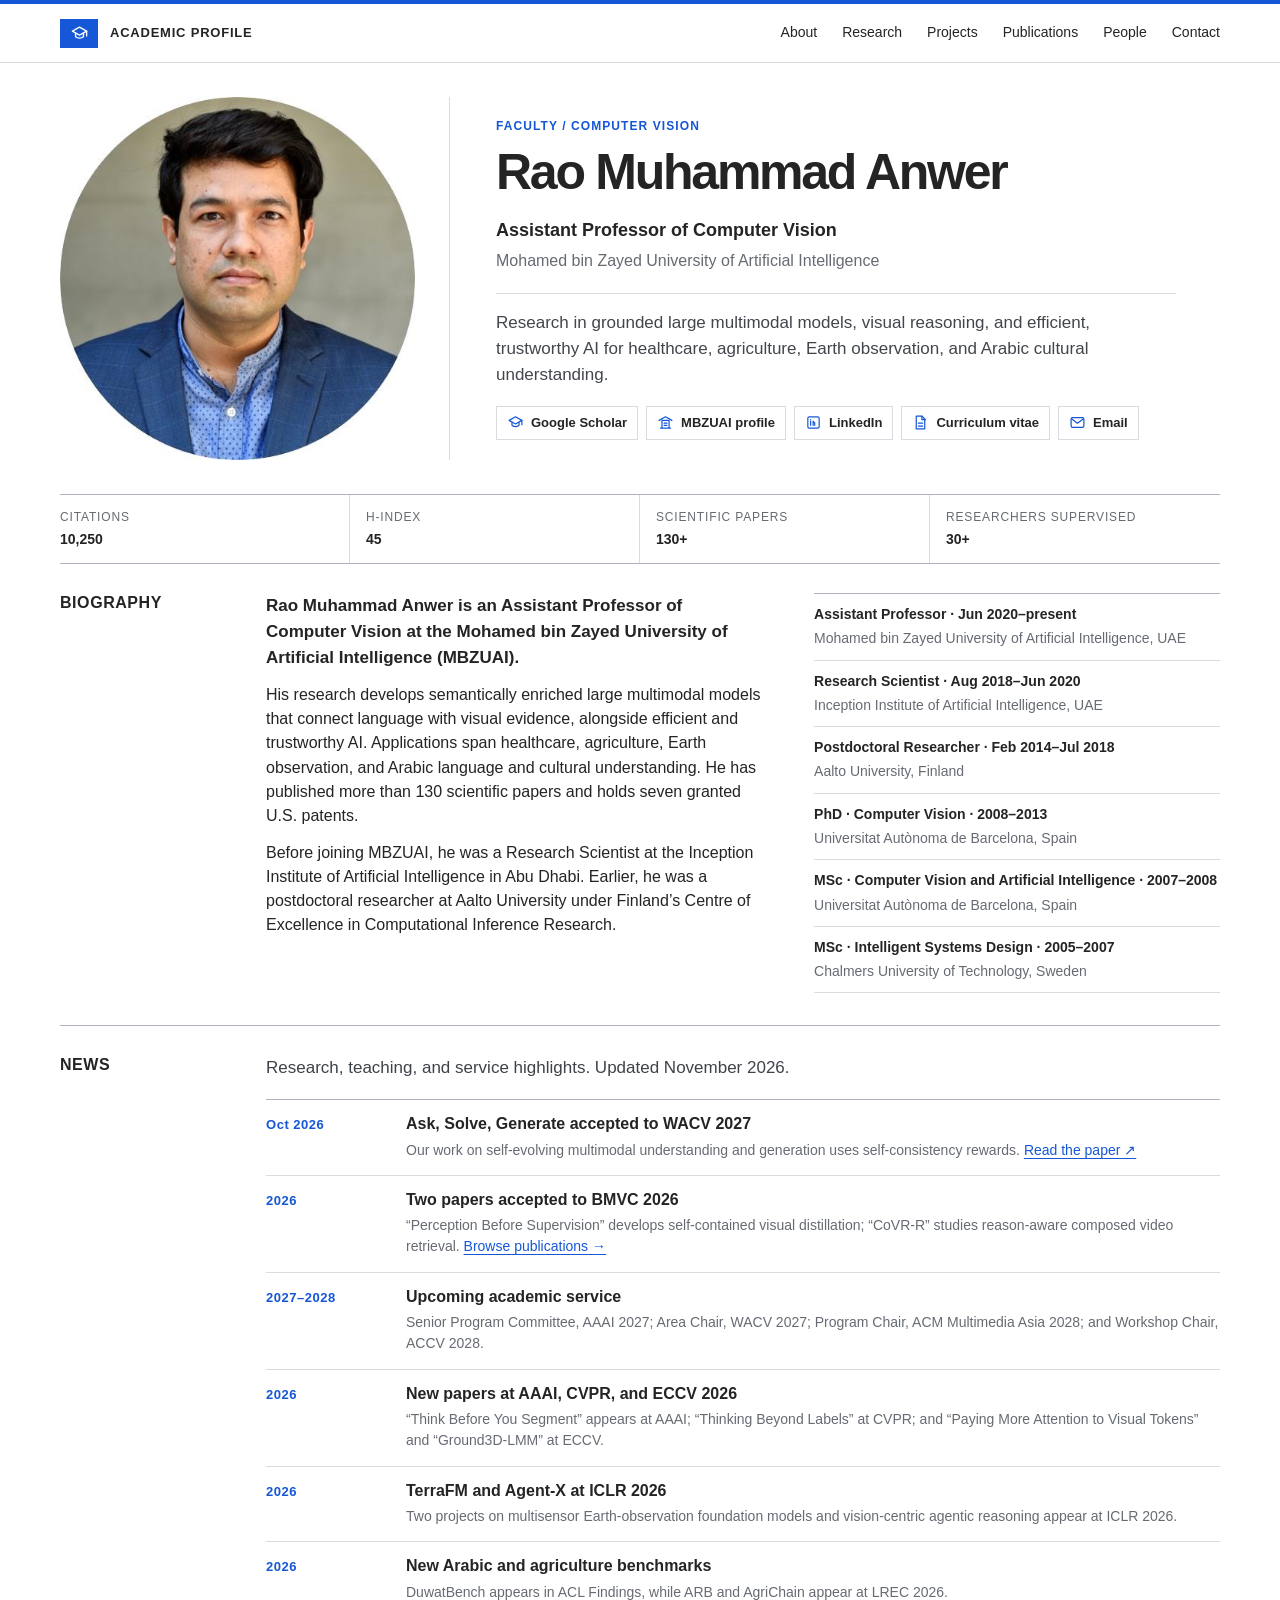
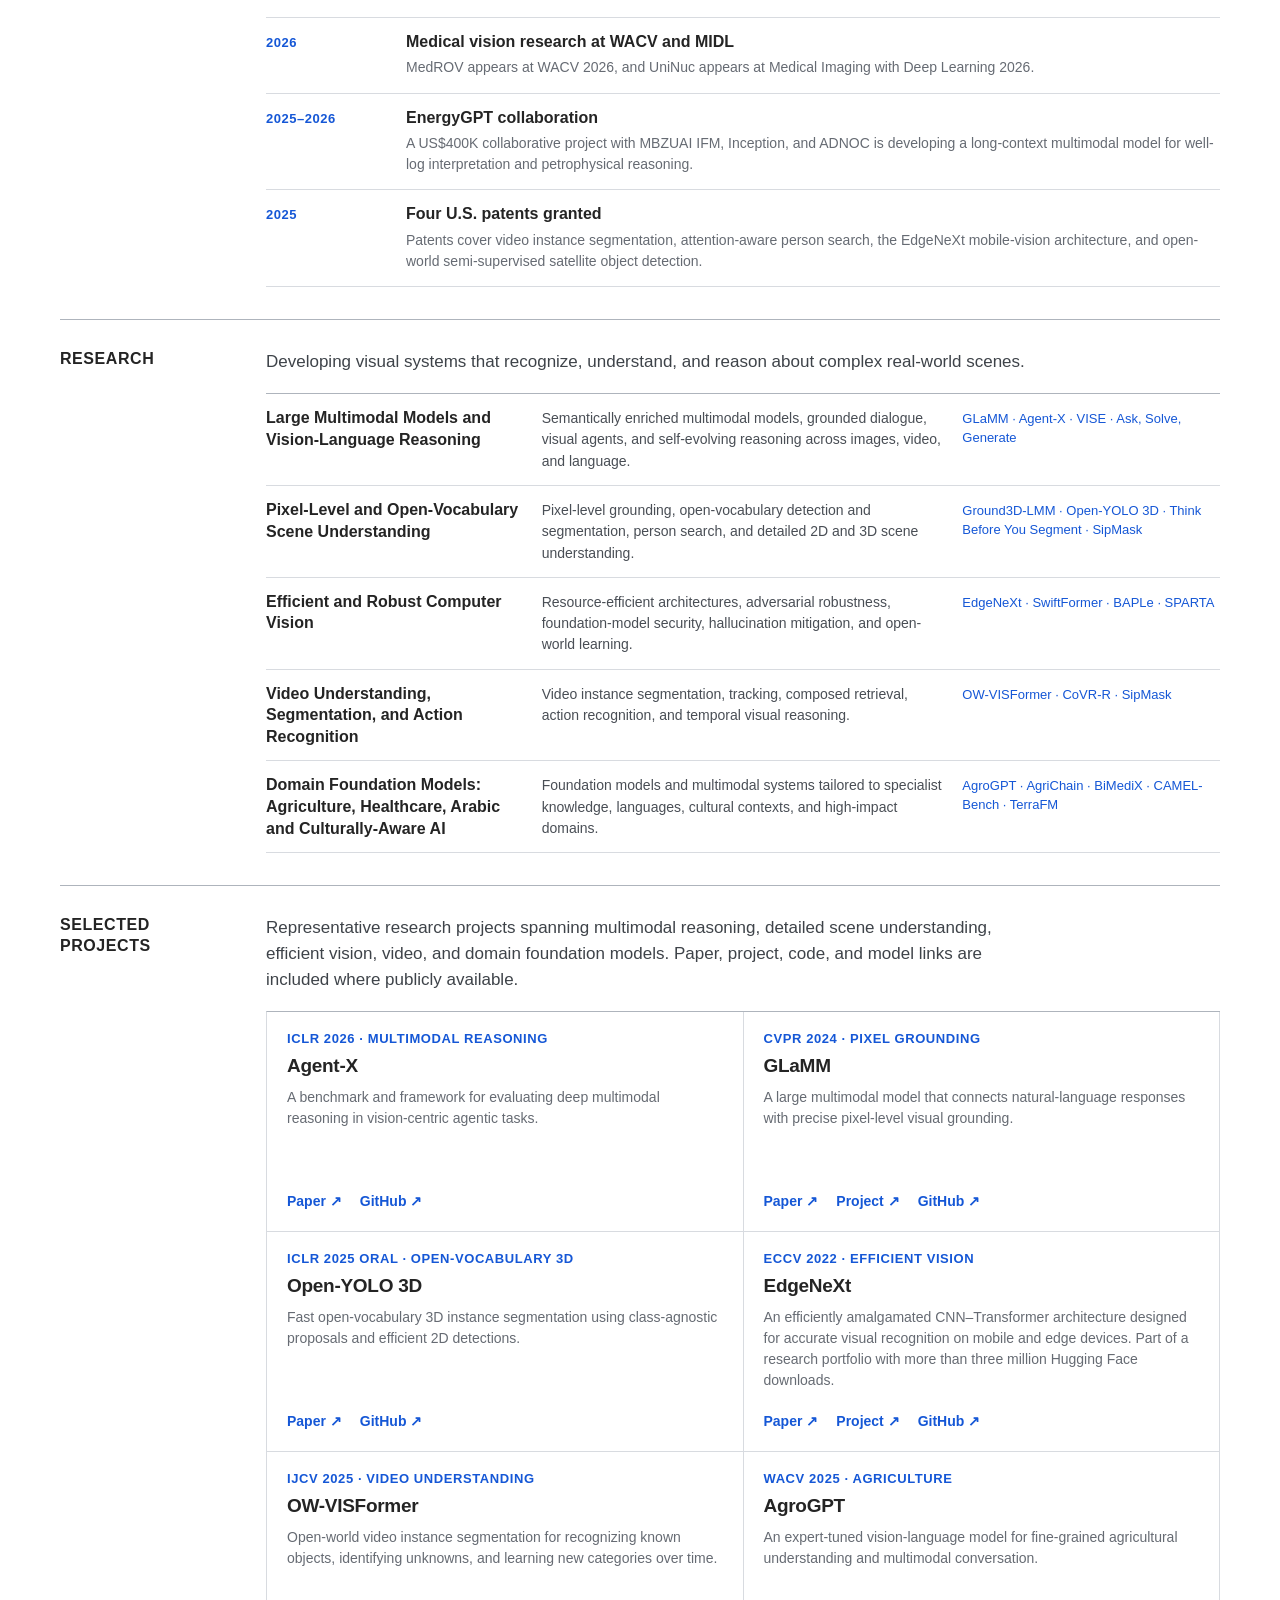
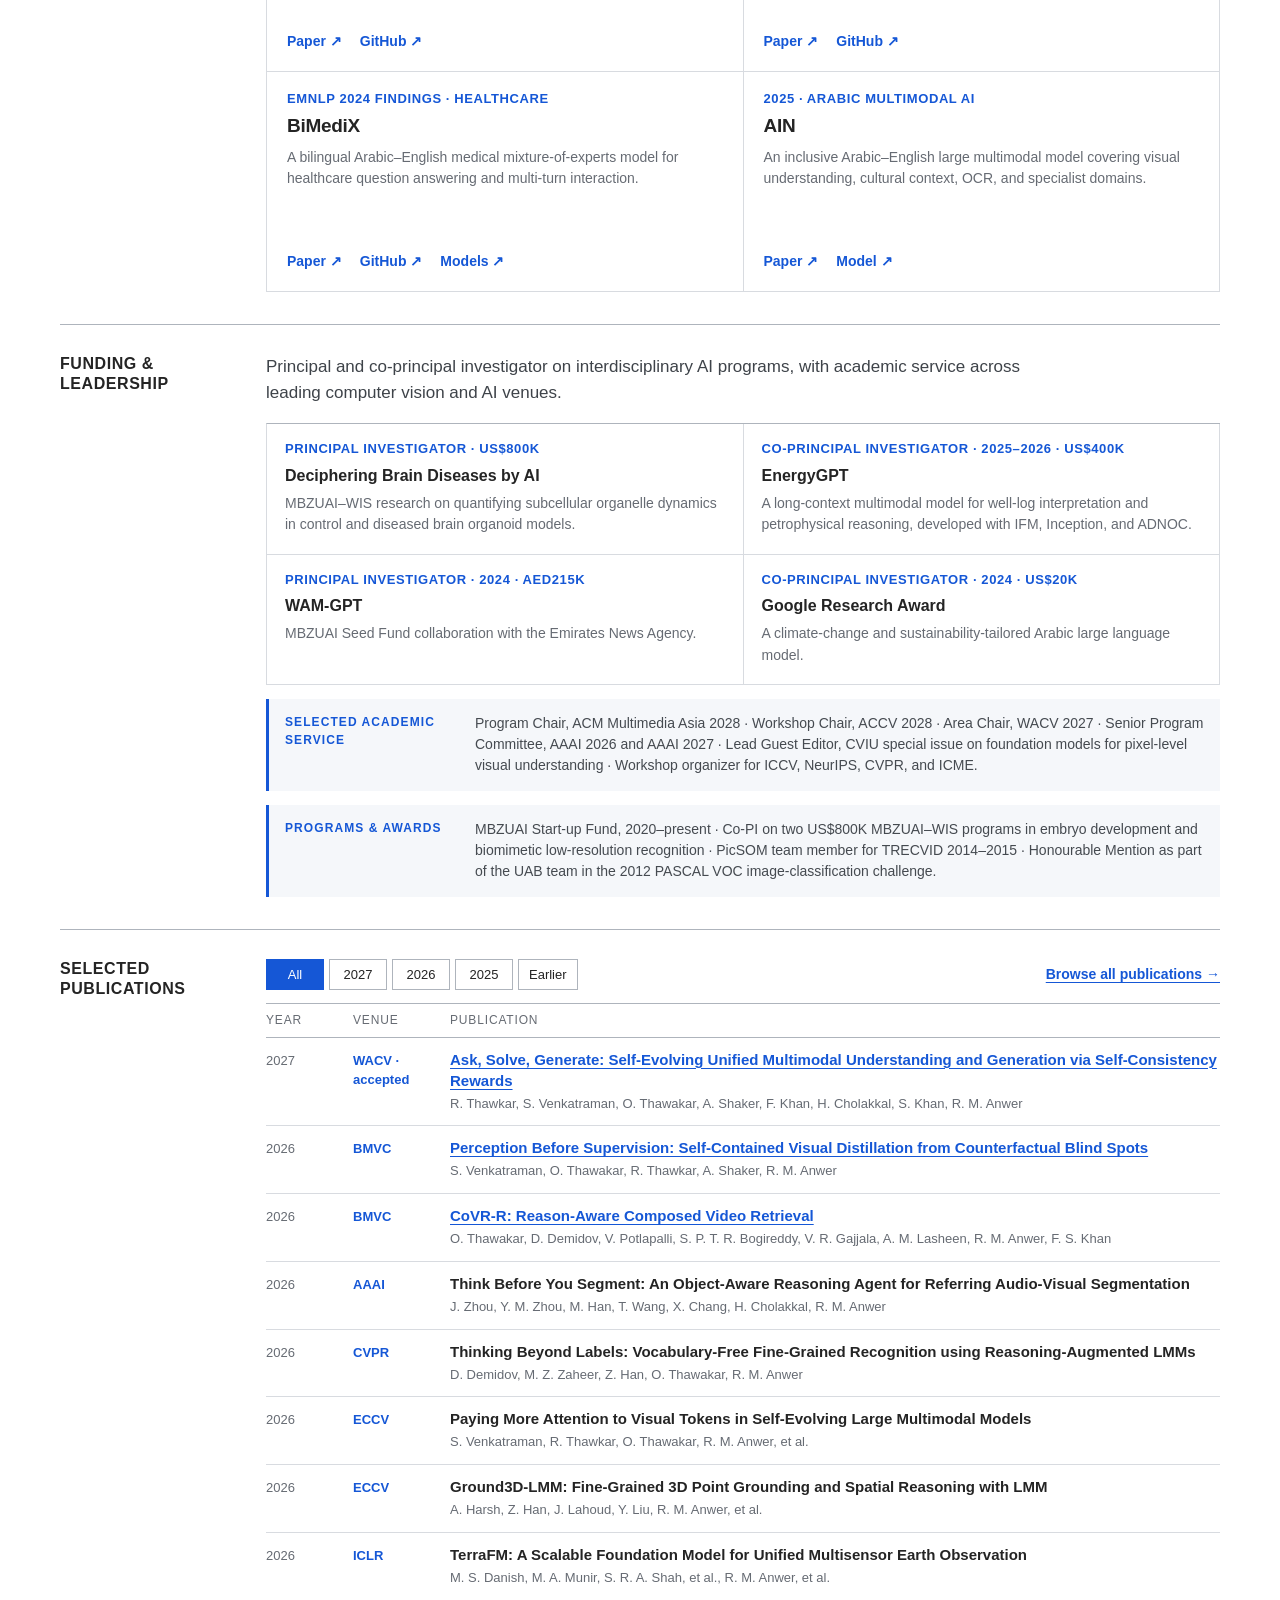
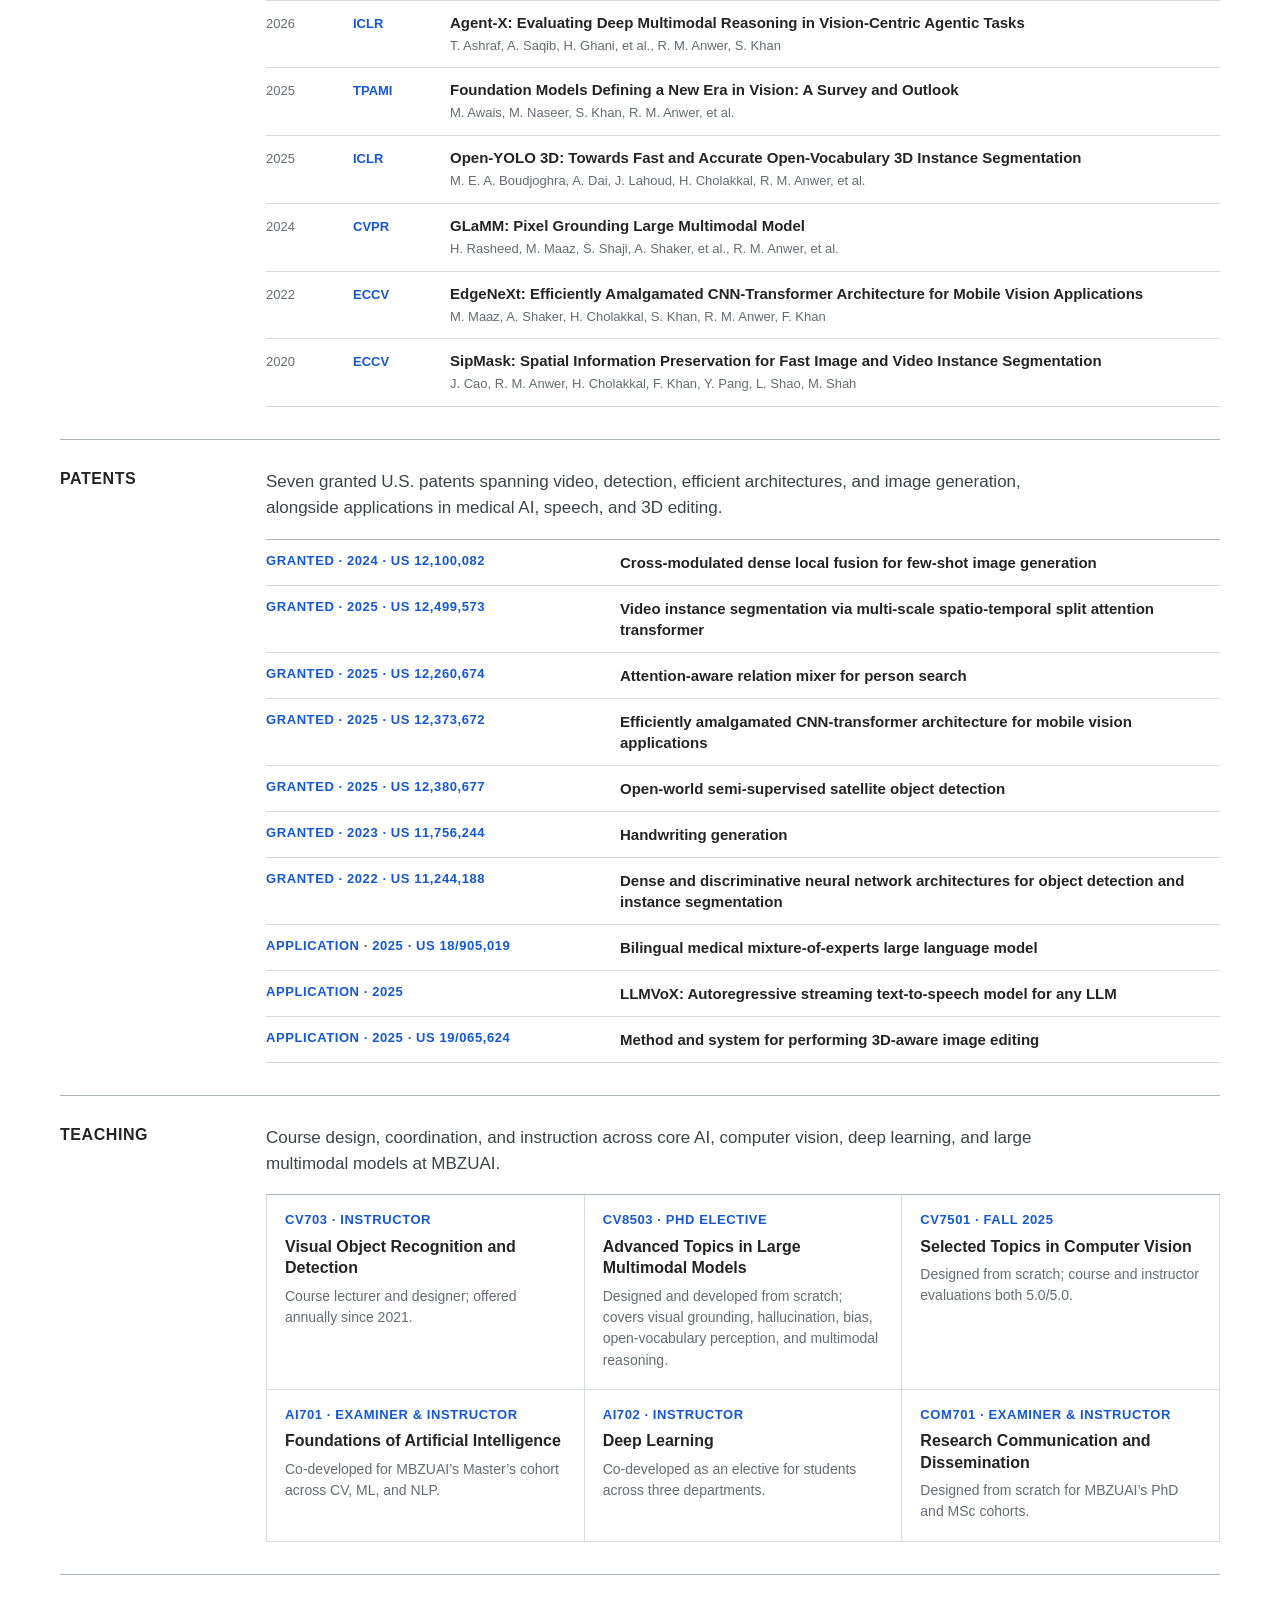
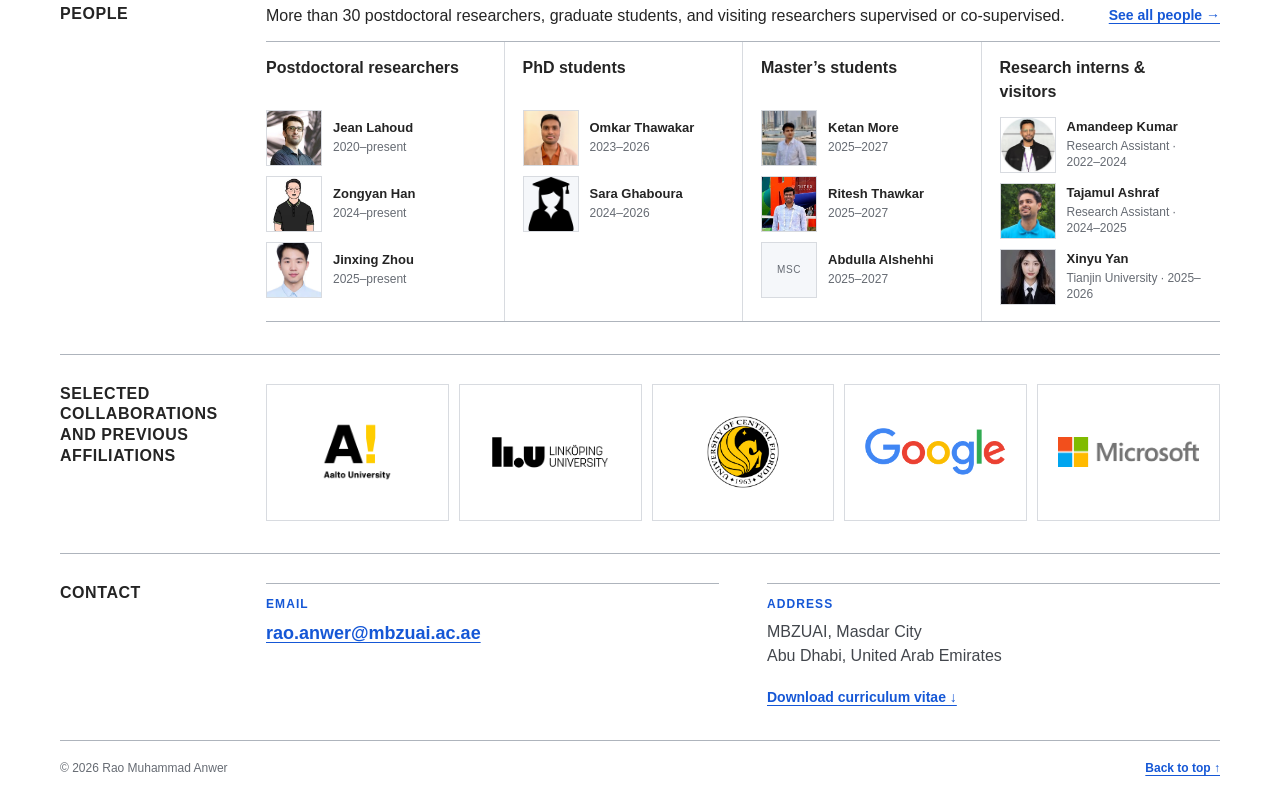
<file: index.html>
<!doctype html>
<html lang="en">

<head>
  <meta charset="UTF-8" />
  <meta name="viewport" content="width=device-width, initial-scale=1.0" />
  <meta name="description"
    content="Academic profile of Rao Muhammad Anwer, MBZUAI faculty member working in computer vision, multimodal learning, and visual reasoning." />
  <meta name="theme-color" content="#ffffff" />
  <title>Rao Muhammad Anwer — Computer Vision</title>
  <link rel="stylesheet" href="styles.css" />
  <script src="script.js" defer></script>
</head>

<body>
  <a class="skip-link" href="#main">Skip to main content</a>

  <header class="site-header">
    <div class="page header-row">
      <a class="site-name" href="#home" aria-label="Rao Muhammad Anwer, home">
        <span class="site-icon" aria-hidden="true">
          <svg viewBox="0 0 24 24" fill="none" stroke="currentColor" stroke-width="1.7"
            stroke-linecap="round" stroke-linejoin="round" focusable="false">
            <path d="m3 9 9-5 9 5-9 5-9-5Z" />
            <path d="M7 12v4c2.8 2.2 7.2 2.2 10 0v-4" />
            <path d="M21 9v6" />
          </svg>
        </span>
        <span>Academic profile</span>
      </a>

      <button class="menu-button" type="button" aria-expanded="false" aria-controls="primary-navigation">
        <span class="sr-only">Toggle navigation</span>
        Menu
      </button>

      <nav id="primary-navigation" class="site-nav" aria-label="Primary navigation">
        <a href="#about">About</a>
        <a href="#research">Research</a>
        <a href="#projects">Projects</a>
        <a href="publications.html">Publications</a>
        <a href="#people">People</a>
        <a href="#contact">Contact</a>
      </nav>
    </div>
  </header>

  <main id="main">
    <section id="home" class="page hero" aria-labelledby="profile-name">
      <figure class="portrait">
        <img src="images/Rao-Muhammad-Anwer-secondary.jpeg" alt="Portrait of Rao Muhammad Anwer" />
      </figure>

      <div class="identity">
        <p class="overline">Faculty / Computer Vision</p>
        <h1 id="profile-name">Rao Muhammad Anwer</h1>
        <p class="role">Assistant Professor of Computer Vision</p>
        <p class="university">
          Mohamed bin Zayed University of Artificial Intelligence
        </p>
        <p class="profile-summary">
          Research in grounded large multimodal models, visual reasoning, and efficient,
          trustworthy AI for healthcare, agriculture, Earth observation, and Arabic cultural understanding.
        </p>

        <ul class="profile-links" aria-label="Academic profiles and contact">
          <li>
            <a class="profile-link" href="https://scholar.google.com/citations?user=_KlvMVoAAAAJ&amp;hl=en"
              target="_blank" rel="noreferrer" aria-label="View Rao Muhammad Anwer on Google Scholar">
              <svg viewBox="0 0 24 24" fill="none" stroke="currentColor" stroke-width="1.7" stroke-linecap="round"
                stroke-linejoin="round" aria-hidden="true" focusable="false">
                <path d="m3 9 9-5 9 5-9 5-9-5Z" />
                <path d="M7 12v4c2.8 2.2 7.2 2.2 10 0v-4" />
                <path d="M21 9v6" />
              </svg>
              <span>Google Scholar</span>
            </a>
          </li>
          <li>
            <a class="profile-link" href="https://mbzuai.ac.ae/study/faculty/rao-muhammad-anwer/" target="_blank"
              rel="noreferrer" aria-label="View Rao Muhammad Anwer’s MBZUAI faculty profile">
              <svg viewBox="0 0 24 24" fill="none" stroke="currentColor" stroke-width="1.7" stroke-linecap="round"
                stroke-linejoin="round" aria-hidden="true" focusable="false">
                <path d="M3 9 12 4l9 5" />
                <path d="M5 20h14M7 20V9h10v11" />
                <path d="M10 13h4M10 16h4" />
              </svg>
              <span>MBZUAI profile</span>
            </a>
          </li>
          <li>
            <a class="profile-link" href="https://www.linkedin.com/in/muhammad-anwer-rao-5054106/" target="_blank"
              rel="noreferrer" aria-label="View Rao Muhammad Anwer on LinkedIn">
              <svg viewBox="0 0 24 24" fill="none" stroke="currentColor" stroke-width="1.7" stroke-linecap="round"
                stroke-linejoin="round" aria-hidden="true" focusable="false">
                <rect x="4" y="4" width="16" height="16" rx="2" />
                <path d="M8 10v6M8 8h.01M11.5 16v-3.2c0-1.6 2.2-1.8 2.2 0V16M11.5 10v6" />
              </svg>
              <span>LinkedIn</span>
            </a>
          </li>
          <li>
            <a class="profile-link" href="CV.pdf" target="_blank" rel="noreferrer"
              aria-label="Download Rao Muhammad Anwer’s curriculum vitae">
              <svg viewBox="0 0 24 24" fill="none" stroke="currentColor" stroke-width="1.7" stroke-linecap="round"
                stroke-linejoin="round" aria-hidden="true" focusable="false">
                <path d="M6 3h8l4 4v14H6z" />
                <path d="M14 3v5h5M9 13h6M9 17h6" />
              </svg>
              <span>Curriculum vitae</span>
            </a>
          </li>
          <li>
            <a class="profile-link" href="mailto:rao.anwer@mbzuai.ac.ae" aria-label="Email Rao Muhammad Anwer">
              <svg viewBox="0 0 24 24" fill="none" stroke="currentColor" stroke-width="1.7" stroke-linecap="round"
                stroke-linejoin="round" aria-hidden="true" focusable="false">
                <rect x="3" y="5" width="18" height="14" rx="2" />
                <path d="m4 7 8 6 8-6" />
              </svg>
              <span>Email</span>
            </a>
          </li>
        </ul>
      </div>
    </section>

    <div class="page profile-facts" aria-label="Profile facts">
      <div><span>Citations</span><strong>10,250</strong></div>
      <div><span>H-index</span><strong>45</strong></div>
      <div><span>Scientific papers</span><strong>130+</strong></div>
      <div><span>Researchers supervised</span><strong>30+</strong></div>
    </div>

    <section id="about" class="page index-section" aria-labelledby="about-title">
      <header class="section-index">
        <h2 id="about-title">Biography</h2>
      </header>
      <div class="section-content about-layout">
        <div class="biography">
          <p class="lead">
            Rao Muhammad Anwer is an Assistant Professor of Computer Vision at the
            Mohamed bin Zayed University of Artificial Intelligence (MBZUAI).
          </p>
          <p>
            His research develops semantically enriched large multimodal models that connect
            language with visual evidence, alongside efficient and trustworthy AI.
            Applications span healthcare, agriculture, Earth observation, and Arabic
            language and cultural understanding. He has published more than 130
            scientific papers and holds seven granted U.S. patents.
          </p>
          <p>
            Before joining MBZUAI, he was a Research Scientist at the Inception Institute
            of Artificial Intelligence in Abu Dhabi. Earlier, he was a postdoctoral
            researcher at Aalto University under Finland’s Centre of Excellence in
            Computational Inference Research.
          </p>
        </div>

        <dl class="academic-record">
          <div>
            <dt>Assistant Professor · Jun 2020–present</dt>
            <dd>Mohamed bin Zayed University of Artificial Intelligence, UAE</dd>
          </div>
          <div>
            <dt>Research Scientist · Aug 2018–Jun 2020</dt>
            <dd>Inception Institute of Artificial Intelligence, UAE</dd>
          </div>
          <div>
            <dt>Postdoctoral Researcher · Feb 2014–Jul 2018</dt>
            <dd>Aalto University, Finland</dd>
          </div>
          <div>
            <dt>PhD · Computer Vision · 2008–2013</dt>
            <dd>Universitat Autònoma de Barcelona, Spain</dd>
          </div>
          <div>
            <dt>MSc · Computer Vision and Artificial Intelligence · 2007–2008</dt>
            <dd>Universitat Autònoma de Barcelona, Spain</dd>
          </div>
          <div>
            <dt>MSc · Intelligent Systems Design · 2005–2007</dt>
            <dd>Chalmers University of Technology, Sweden</dd>
          </div>
        </dl>
      </div>
    </section>

    <section id="news" class="page index-section" aria-labelledby="news-title">
      <header class="section-index">
        <h2 id="news-title">News</h2>
      </header>
      <div class="section-content">
        <p class="section-intro">
          Research, teaching, and service highlights. Updated November 2026.
        </p>
        <ol class="news-list">
          <li>
            <time datetime="2026-10">Oct 2026</time>
            <div>
              <h3>Ask, Solve, Generate accepted to WACV 2027</h3>
              <p>Our work on self-evolving multimodal understanding and generation
                uses self-consistency rewards.
                <a href="https://arxiv.org/abs/2606.27376" target="_blank" rel="noreferrer">Read the paper ↗</a></p>
            </div>
          </li>
          <li>
            <time datetime="2026">2026</time>
            <div>
              <h3>Two papers accepted to BMVC 2026</h3>
              <p>“Perception Before Supervision” develops self-contained visual
                distillation; “CoVR-R” studies reason-aware composed video retrieval.
                <a href="publications.html">Browse publications →</a></p>
            </div>
          </li>
          <li>
            <time datetime="2027">2027–2028</time>
            <div>
              <h3>Upcoming academic service</h3>
              <p>Senior Program Committee, AAAI 2027; Area Chair, WACV 2027;
                Program Chair, ACM Multimedia Asia 2028; and Workshop Chair, ACCV 2028.</p>
            </div>
          </li>

          <li>
            <time datetime="2026">2026</time>
            <div>
              <h3>New papers at AAAI, CVPR, and ECCV 2026</h3>
              <p>
                “Think Before You Segment” appears at AAAI; “Thinking Beyond
                Labels” at CVPR; and “Paying More Attention to Visual Tokens” and
                “Ground3D-LMM” at ECCV.
              </p>
            </div>
          </li>
          <li>
            <time datetime="2026">2026</time>
            <div>
              <h3>TerraFM and Agent-X at ICLR 2026</h3>
              <p>
                Two projects on multisensor Earth-observation foundation models
                and vision-centric agentic reasoning appear at ICLR 2026.
              </p>
            </div>
          </li>
          <li>
            <time datetime="2026">2026</time>
            <div>
              <h3>New Arabic and agriculture benchmarks</h3>
              <p>
                DuwatBench appears in ACL Findings, while ARB and AgriChain appear
                at LREC 2026.
              </p>
            </div>
          </li>
          <li>
            <time datetime="2026">2026</time>
            <div>
              <h3>Medical vision research at WACV and MIDL</h3>
              <p>
                MedROV appears at WACV 2026, and UniNuc appears at Medical Imaging
                with Deep Learning 2026.
              </p>
            </div>
          </li>
          <li>
            <time datetime="2025-01">2025–2026</time>
            <div>
              <h3>EnergyGPT collaboration</h3>
              <p>
                A US$400K collaborative project with MBZUAI IFM, Inception, and
                ADNOC is developing a long-context multimodal model for well-log
                interpretation and petrophysical reasoning.
              </p>
            </div>
          </li>
          <li>
            <time datetime="2025">2025</time>
            <div>
              <h3>Four U.S. patents granted</h3>
              <p>
                Patents cover video instance segmentation, attention-aware person
                search, the EdgeNeXt mobile-vision architecture, and open-world
                semi-supervised satellite object detection.
              </p>
            </div>
          </li>
        </ol>
      </div>
    </section>

    <section id="research" class="page index-section" aria-labelledby="research-title">
      <header class="section-index">
        <h2 id="research-title">Research</h2>
      </header>
      <div class="section-content">
        <p class="section-intro">
          Developing visual systems that recognize, understand, and reason about
          complex real-world scenes.
        </p>

        <ol class="research-list">
          <li>
            <h3>Large Multimodal Models and Vision-Language Reasoning</h3>
            <p>
              Semantically enriched multimodal models, grounded dialogue, visual agents,
              and self-evolving reasoning across images, video, and language.
            </p>
            <small>GLaMM · Agent-X · VISE · Ask, Solve, Generate</small>
          </li>
          <li>
            <h3>Pixel-Level and Open-Vocabulary Scene Understanding</h3>
            <p>
              Pixel-level grounding, open-vocabulary detection and segmentation,
              person search, and detailed 2D and 3D scene understanding.
            </p>
            <small>Ground3D-LMM · Open-YOLO 3D · Think Before You Segment · SipMask</small>
          </li>
          <li>
            <h3>Efficient and Robust Computer Vision</h3>
            <p>
              Resource-efficient architectures, adversarial robustness, foundation-model
              security, hallucination mitigation, and open-world learning.
            </p>
            <small>EdgeNeXt · SwiftFormer · BAPLe · SPARTA</small>
          </li>
          <li>
            <h3>Video Understanding, Segmentation, and Action Recognition</h3>
            <p>
              Video instance segmentation, tracking, composed retrieval, action
              recognition, and temporal visual reasoning.
            </p>
            <small>OW-VISFormer · CoVR-R · SipMask</small>
          </li>
          <li>
            <h3>Domain Foundation Models: Agriculture, Healthcare, Arabic and Culturally-Aware AI</h3>
            <p>
              Foundation models and multimodal systems tailored to specialist
              knowledge, languages, cultural contexts, and high-impact domains.
            </p>
            <small>AgroGPT · AgriChain · BiMediX · CAMEL-Bench · TerraFM</small>
          </li>
        </ol>
      </div>
    </section>

    <section id="projects" class="page index-section" aria-labelledby="projects-title">
      <header class="section-index">
        <h2 id="projects-title">Selected projects</h2>
      </header>
      <div class="section-content">
        <p class="section-intro">
          Representative research projects spanning multimodal reasoning, detailed
          scene understanding, efficient vision, video, and domain foundation models.
          Paper, project, code, and model links are included where publicly available.
        </p>

        <div class="project-grid">
          <article class="project-card">
            <span class="record-meta">ICLR 2026 · Multimodal reasoning</span>
            <h3>Agent-X</h3>
            <p>
              A benchmark and framework for evaluating deep multimodal reasoning in
              vision-centric agentic tasks.
            </p>
            <div class="project-links">
              <a href="https://arxiv.org/abs/2505.24876" target="_blank" rel="noreferrer">Paper ↗</a>
              <a href="https://github.com/mbzuai-oryx/Agent-X" target="_blank" rel="noreferrer">GitHub ↗</a>
            </div>
          </article>

          <article class="project-card">
            <span class="record-meta">CVPR 2024 · Pixel grounding</span>
            <h3>GLaMM</h3>
            <p>
              A large multimodal model that connects natural-language responses with
              precise pixel-level visual grounding.
            </p>
            <div class="project-links">
              <a href="https://arxiv.org/abs/2311.03356" target="_blank" rel="noreferrer">Paper ↗</a>
              <a href="https://mbzuai-oryx.github.io/groundingLMM/" target="_blank"
                rel="noreferrer">Project ↗</a>
              <a href="https://github.com/mbzuai-oryx/groundingLMM" target="_blank"
                rel="noreferrer">GitHub ↗</a>
            </div>
          </article>

          <article class="project-card">
            <span class="record-meta">ICLR 2025 Oral · Open-vocabulary 3D</span>
            <h3>Open-YOLO 3D</h3>
            <p>
              Fast open-vocabulary 3D instance segmentation using class-agnostic
              proposals and efficient 2D detections.
            </p>
            <div class="project-links">
              <a href="https://arxiv.org/abs/2406.02548" target="_blank" rel="noreferrer">Paper ↗</a>
              <a href="https://github.com/aminebdj/OpenYOLO3D" target="_blank" rel="noreferrer">GitHub ↗</a>
            </div>
          </article>

          <article class="project-card">
            <span class="record-meta">ECCV 2022 · Efficient vision</span>
            <h3>EdgeNeXt</h3>
            <p>
              An efficiently amalgamated CNN–Transformer architecture designed for
              accurate visual recognition on mobile and edge devices. Part of a research portfolio with more than three million Hugging Face downloads.
            </p>
            <div class="project-links">
              <a href="https://arxiv.org/abs/2206.10589" target="_blank" rel="noreferrer">Paper ↗</a>
              <a href="https://amshaker.github.io/EdgeNeXt/" target="_blank" rel="noreferrer">Project ↗</a>
              <a href="https://github.com/mmaaz60/EdgeNeXt" target="_blank" rel="noreferrer">GitHub ↗</a>
            </div>
          </article>

          <article class="project-card">
            <span class="record-meta">IJCV 2025 · Video understanding</span>
            <h3>OW-VISFormer</h3>
            <p>
              Open-world video instance segmentation for recognizing known objects,
              identifying unknowns, and learning new categories over time.
            </p>
            <div class="project-links">
              <a href="https://arxiv.org/abs/2304.01200" target="_blank" rel="noreferrer">Paper ↗</a>
              <a href="https://github.com/OmkarThawakar/OWVISFormer" target="_blank"
                rel="noreferrer">GitHub ↗</a>
            </div>
          </article>

          <article class="project-card">
            <span class="record-meta">WACV 2025 · Agriculture</span>
            <h3>AgroGPT</h3>
            <p>
              An expert-tuned vision-language model for fine-grained agricultural
              understanding and multimodal conversation.
            </p>
            <div class="project-links">
              <a href="https://arxiv.org/abs/2410.08405" target="_blank" rel="noreferrer">Paper ↗</a>
              <a href="https://github.com/awaisrauf/agroGPT" target="_blank" rel="noreferrer">GitHub ↗</a>
            </div>
          </article>

          <article class="project-card">
            <span class="record-meta">EMNLP 2024 Findings · Healthcare</span>
            <h3>BiMediX</h3>
            <p>
              A bilingual Arabic–English medical mixture-of-experts model for
              healthcare question answering and multi-turn interaction.
            </p>
            <div class="project-links">
              <a href="https://arxiv.org/abs/2402.13253" target="_blank" rel="noreferrer">Paper ↗</a>
              <a href="https://github.com/mbzuai-oryx/BiMediX" target="_blank" rel="noreferrer">GitHub ↗</a>
              <a href="https://huggingface.co/BiMediX" target="_blank" rel="noreferrer">Models ↗</a>
            </div>
          </article>

          <article class="project-card">
            <span class="record-meta">2025 · Arabic multimodal AI</span>
            <h3>AIN</h3>
            <p>
              An inclusive Arabic–English large multimodal model covering visual
              understanding, cultural context, OCR, and specialist domains.
            </p>
            <div class="project-links">
              <a href="https://arxiv.org/abs/2502.00094" target="_blank" rel="noreferrer">Paper ↗</a>
              <a href="https://huggingface.co/MBZUAI/AIN" target="_blank" rel="noreferrer">Model ↗</a>
            </div>
          </article>
        </div>
      </div>
    </section>

    <section id="highlights" class="page index-section" aria-labelledby="highlights-title">
      <header class="section-index">
        <h2 id="highlights-title">Funding &amp; leadership</h2>
      </header>
      <div class="section-content">
        <p class="section-intro">
          Principal and co-principal investigator on interdisciplinary AI programs,
          with academic service across leading computer vision and AI venues.
        </p>

        <div class="highlight-grid">
          <article class="highlight-card">
            <span class="record-meta">Principal Investigator · US$800K</span>
            <h3>Deciphering Brain Diseases by AI</h3>
            <p>
              MBZUAI–WIS research on quantifying subcellular organelle dynamics in
              control and diseased brain organoid models.
            </p>
          </article>
          <article class="highlight-card">
            <span class="record-meta">Co-Principal Investigator · 2025–2026 · US$400K</span>
            <h3>EnergyGPT</h3>
            <p>
              A long-context multimodal model for well-log interpretation and
              petrophysical reasoning, developed with IFM, Inception, and ADNOC.
            </p>
          </article>
          <article class="highlight-card">
            <span class="record-meta">Principal Investigator · 2024 · AED215K</span>
            <h3>WAM-GPT</h3>
            <p>
              MBZUAI Seed Fund collaboration with the Emirates News Agency.
            </p>
          </article>
          <article class="highlight-card">
            <span class="record-meta">Co-Principal Investigator · 2024 · US$20K</span>
            <h3>Google Research Award</h3>
            <p>
              A climate-change and sustainability-tailored Arabic large language model.
            </p>
          </article>
        </div>

        <div class="service-strip">
          <span class="field-label">Selected academic service</span>
          <p>
            Program Chair, ACM Multimedia Asia 2028 · Workshop Chair, ACCV 2028 ·
            Area Chair, WACV 2027 · Senior Program Committee, AAAI 2026 and AAAI 2027 ·
            Lead Guest Editor, CVIU special issue on foundation models for pixel-level
            visual understanding · Workshop organizer for ICCV, NeurIPS, CVPR, and ICME.
          </p>
        </div>
        <div class="service-strip">
          <span class="field-label">Programs &amp; awards</span>
          <p>
            MBZUAI Start-up Fund, 2020–present · Co-PI on two US$800K MBZUAI–WIS
            programs in embryo development and biomimetic low-resolution recognition
            · PicSOM team member for TRECVID 2014–2015 · Honourable Mention as part
            of the UAB team in the 2012 PASCAL VOC image-classification challenge.
          </p>
        </div>
      </div>
    </section>

    <section id="publications" class="page index-section" aria-labelledby="publications-title">
      <header class="section-index">
        <h2 id="publications-title">Selected publications</h2>
      </header>
      <div class="section-content">
        <div class="publication-toolbar">
          <div class="filters" role="group" aria-label="Filter publications by year">
            <button class="active" type="button" data-filter="all" aria-pressed="true">
              All
            </button>
            <button type="button" data-filter="2027" aria-pressed="false">2027</button>
            <button type="button" data-filter="2026" aria-pressed="false">2026</button>
            <button type="button" data-filter="2025" aria-pressed="false">2025</button>
            <button type="button" data-filter="earlier" aria-pressed="false">
              Earlier
            </button>
          </div>
          <div class="publication-actions">
            <a href="publications.html">Browse all publications →</a>
          </div>
        </div>

        <div class="publication-table" aria-live="polite">
          <div class="publication-head" aria-hidden="true">
            <span>Year</span><span>Venue</span><span>Publication</span>
          </div>

          <article class="publication-row" data-year="2027">
            <span class="pub-year">2027</span>
            <span class="pub-venue">WACV · accepted</span>
            <div><h3><a href="https://arxiv.org/abs/2606.27376" target="_blank" rel="noreferrer">Ask, Solve, Generate: Self-Evolving Unified Multimodal Understanding and Generation via Self-Consistency Rewards</a></h3>
              <p>R. Thawkar, S. Venkatraman, O. Thawakar, A. Shaker, F. Khan, H. Cholakkal, S. Khan, R. M. Anwer</p></div>
          </article>
          <article class="publication-row" data-year="2026">
            <span class="pub-year">2026</span>
            <span class="pub-venue">BMVC</span>
            <div><h3><a href="https://mbzuai-oryx.github.io/CVPD/" target="_blank" rel="noreferrer">Perception Before Supervision: Self-Contained Visual Distillation from Counterfactual Blind Spots</a></h3>
              <p>S. Venkatraman, O. Thawakar, R. Thawkar, A. Shaker, R. M. Anwer</p></div>
          </article>
          <article class="publication-row" data-year="2026">
            <span class="pub-year">2026</span>
            <span class="pub-venue">BMVC</span>
            <div><h3><a href="https://arxiv.org/abs/2603.20190" target="_blank" rel="noreferrer">CoVR-R: Reason-Aware Composed Video Retrieval</a></h3>
              <p>O. Thawakar, D. Demidov, V. Potlapalli, S. P. T. R. Bogireddy, V. R. Gajjala, A. M. Lasheen, R. M. Anwer, F. S. Khan</p></div>
          </article>

          <article class="publication-row" data-year="2026">
            <span class="pub-year">2026</span>
            <span class="pub-venue">AAAI</span>
            <div>
              <h3>
                Think Before You Segment: An Object-Aware Reasoning Agent for
                Referring Audio-Visual Segmentation
              </h3>
              <p>J. Zhou, Y. M. Zhou, M. Han, T. Wang, X. Chang, H. Cholakkal, R. M. Anwer</p>
            </div>
          </article>

          <article class="publication-row" data-year="2026">
            <span class="pub-year">2026</span>
            <span class="pub-venue">CVPR</span>
            <div>
              <h3>
                Thinking Beyond Labels: Vocabulary-Free Fine-Grained Recognition
                using Reasoning-Augmented LMMs
              </h3>
              <p>D. Demidov, M. Z. Zaheer, Z. Han, O. Thawakar, R. M. Anwer</p>
            </div>
          </article>

          <article class="publication-row" data-year="2026">
            <span class="pub-year">2026</span>
            <span class="pub-venue">ECCV</span>
            <div>
              <h3>
                Paying More Attention to Visual Tokens in Self-Evolving Large
                Multimodal Models
              </h3>
              <p>S. Venkatraman, R. Thawkar, O. Thawakar, R. M. Anwer, et al.</p>
            </div>
          </article>

          <article class="publication-row" data-year="2026">
            <span class="pub-year">2026</span>
            <span class="pub-venue">ECCV</span>
            <div>
              <h3>
                Ground3D-LMM: Fine-Grained 3D Point Grounding and Spatial Reasoning
                with LMM
              </h3>
              <p>A. Harsh, Z. Han, J. Lahoud, Y. Liu, R. M. Anwer, et al.</p>
            </div>
          </article>

          <article class="publication-row" data-year="2026">
            <span class="pub-year">2026</span>
            <span class="pub-venue">ICLR</span>
            <div>
              <h3>
                TerraFM: A Scalable Foundation Model for Unified Multisensor Earth
                Observation
              </h3>
              <p>M. S. Danish, M. A. Munir, S. R. A. Shah, et al., R. M. Anwer, et al.</p>
            </div>
          </article>

          <article class="publication-row" data-year="2026">
            <span class="pub-year">2026</span>
            <span class="pub-venue">ICLR</span>
            <div>
              <h3>
                Agent-X: Evaluating Deep Multimodal Reasoning in Vision-Centric
                Agentic Tasks
              </h3>
              <p>T. Ashraf, A. Saqib, H. Ghani, et al., R. M. Anwer, S. Khan</p>
            </div>
          </article>

          <article class="publication-row" data-year="2025">
            <span class="pub-year">2025</span>
            <span class="pub-venue">TPAMI</span>
            <div>
              <h3>
                Foundation Models Defining a New Era in Vision: A Survey and Outlook
              </h3>
              <p>M. Awais, M. Naseer, S. Khan, R. M. Anwer, et al.</p>
            </div>
          </article>

          <article class="publication-row" data-year="2025">
            <span class="pub-year">2025</span>
            <span class="pub-venue">ICLR</span>
            <div>
              <h3>
                Open-YOLO 3D: Towards Fast and Accurate Open-Vocabulary 3D Instance
                Segmentation
              </h3>
              <p>
                M. E. A. Boudjoghra, A. Dai, J. Lahoud, H. Cholakkal,
                R. M. Anwer, et al.
              </p>
            </div>
          </article>

          <article class="publication-row" data-year="earlier">
            <span class="pub-year">2024</span>
            <span class="pub-venue">CVPR</span>
            <div>
              <h3>GLaMM: Pixel Grounding Large Multimodal Model</h3>
              <p>
                H. Rasheed, M. Maaz, S. Shaji, A. Shaker, et al.,
                R. M. Anwer, et al.
              </p>
            </div>
          </article>

          <article class="publication-row" data-year="earlier">
            <span class="pub-year">2022</span>
            <span class="pub-venue">ECCV</span>
            <div>
              <h3>
                EdgeNeXt: Efficiently Amalgamated CNN-Transformer Architecture for
                Mobile Vision Applications
              </h3>
              <p>M. Maaz, A. Shaker, H. Cholakkal, S. Khan, R. M. Anwer, F. Khan</p>
            </div>
          </article>

          <article class="publication-row" data-year="earlier">
            <span class="pub-year">2020</span>
            <span class="pub-venue">ECCV</span>
            <div>
              <h3>
                SipMask: Spatial Information Preservation for Fast Image and Video
                Instance Segmentation
              </h3>
              <p>
                J. Cao, R. M. Anwer, H. Cholakkal, F. Khan, Y. Pang, L. Shao,
                M. Shah
              </p>
            </div>
          </article>
        </div>
      </div>
    </section>

    <section id="patents" class="page index-section" aria-labelledby="patents-title">
      <header class="section-index">
        <h2 id="patents-title">Patents</h2>
      </header>
      <div class="section-content">
        <div class="section-heading-row">
          <p class="section-intro">
            Seven granted U.S. patents spanning video, detection, efficient architectures,
            and image generation, alongside applications in medical AI, speech, and 3D editing.
          </p>
        </div>

        <ol class="record-list">
          <li>
            <span class="record-meta">Granted · 2024 · US 12,100,082</span>
            <h3>Cross-modulated dense local fusion for few-shot image generation</h3>
          </li>
          <li>
            <span class="record-meta">Granted · 2025 · US 12,499,573</span>
            <h3>Video instance segmentation via multi-scale spatio-temporal split attention transformer</h3>
          </li>
          <li>
            <span class="record-meta">Granted · 2025 · US 12,260,674</span>
            <h3>Attention-aware relation mixer for person search</h3>
          </li>
          <li>
            <span class="record-meta">Granted · 2025 · US 12,373,672</span>
            <h3>Efficiently amalgamated CNN-transformer architecture for mobile vision applications</h3>
          </li>
          <li>
            <span class="record-meta">Granted · 2025 · US 12,380,677</span>
            <h3>Open-world semi-supervised satellite object detection</h3>
          </li>
          <li>
            <span class="record-meta">Granted · 2023 · US 11,756,244</span>
            <h3>Handwriting generation</h3>
          </li>
          <li>
            <span class="record-meta">Granted · 2022 · US 11,244,188</span>
            <h3>Dense and discriminative neural network architectures for object detection and instance segmentation</h3>
          </li>
          <li>
            <span class="record-meta">Application · 2025 · US 18/905,019</span>
            <h3>Bilingual medical mixture-of-experts large language model</h3>
          </li>
          <li>
            <span class="record-meta">Application · 2025</span>
            <h3>LLMVoX: Autoregressive streaming text-to-speech model for any LLM</h3>
          </li>
          <li>
            <span class="record-meta">Application · 2025 · US 19/065,624</span>
            <h3>Method and system for performing 3D-aware image editing</h3>
          </li>
        </ol>
      </div>
    </section>

    <section id="teaching" class="page index-section" aria-labelledby="teaching-title">
      <header class="section-index">
        <h2 id="teaching-title">Teaching</h2>
      </header>
      <div class="section-content">
        <p class="section-intro">
          Course design, coordination, and instruction across core AI, computer
          vision, deep learning, and large multimodal models at MBZUAI.
        </p>

        <div class="teaching-grid">
          <article>
            <span class="record-meta">CV703 · Instructor</span>
            <h3>Visual Object Recognition and Detection</h3>
            <p>Course lecturer and designer; offered annually since 2021.</p>
          </article>
          <article>
            <span class="record-meta">CV8503 · PhD elective</span>
            <h3>Advanced Topics in Large Multimodal Models</h3>
            <p>Designed and developed from scratch; covers visual grounding, hallucination, bias, open-vocabulary perception, and multimodal reasoning.</p>
          </article>
          <article>
            <span class="record-meta">CV7501 · Fall 2025</span>
            <h3>Selected Topics in Computer Vision</h3>
            <p>Designed from scratch; course and instructor evaluations both 5.0/5.0.</p>
          </article>
          <article>
            <span class="record-meta">AI701 · Examiner &amp; Instructor</span>
            <h3>Foundations of Artificial Intelligence</h3>
            <p>Co-developed for MBZUAI’s Master’s cohort across CV, ML, and NLP.</p>
          </article>
          <article>
            <span class="record-meta">AI702 · Instructor</span>
            <h3>Deep Learning</h3>
            <p>Co-developed as an elective for students across three departments.</p>
          </article>
          <article>
            <span class="record-meta">COM701 · Examiner &amp; Instructor</span>
            <h3>Research Communication and Dissemination</h3>
            <p>Designed from scratch for MBZUAI’s PhD and MSc cohorts.</p>
          </article>
        </div>
      </div>
    </section>

    <section id="people" class="page index-section" aria-labelledby="people-title">
      <header class="section-index">
        <h2 id="people-title">People</h2>
      </header>
      <div class="section-content">
        <div class="people-intro">
          <p>More than 30 postdoctoral researchers, graduate students, and visiting researchers supervised or co-supervised.</p>
          <a class="arrow-link" href="people.html">See all people →</a>
        </div>

        <div class="people-preview">
          <article>
            <h3>Postdoctoral researchers</h3>
            <ul class="preview-roster">
              <li>
                <img class="preview-photo" src="images/people/postdoc/jean_lahoud.jpeg" alt="Jean Lahoud" loading="lazy"
                  decoding="async" />
                <span><strong>Jean Lahoud</strong><small>2020–present</small></span>
              </li>
              <li>
                <img class="preview-photo" src="images/people/postdoc/zongyan.jpeg" alt="Zongyan Han" loading="lazy"
                  decoding="async" />
                <span><strong>Zongyan Han</strong><small>2024–present</small></span>
              </li>
              <li>
                <img class="preview-photo" src="images/people/postdoc/Jinxing_Zhou.jpg" alt="Jinxing Zhou" loading="lazy"
                  decoding="async" />
                <span><strong>Jinxing Zhou</strong><small>2025–present</small></span>
              </li>
            </ul>
          </article>
          <article>
            <h3>PhD students</h3>
            <ul class="preview-roster">
              <li>
                <img class="preview-photo" src="images/people/phd_student/omkar_thawakar.jpeg" alt="Omkar Thawakar"
                  loading="lazy" decoding="async" />
                <span><strong>Omkar Thawakar</strong><small>2023–2026</small></span>
              </li>
              <li>
                <img class="preview-photo" src="images/people/phd_student/sara_ghaboura.png" alt="Sara Ghaboura"
                  loading="lazy" decoding="async" />
                <span><strong>Sara Ghaboura</strong><small>2024–2026</small></span>
              </li>
            </ul>
          </article>
          <article>
            <h3>Master’s students</h3>
            <ul class="preview-roster">
              <li>
                <img class="preview-photo" src="images/people/msc_student/Ketan_More.jpeg" alt="Ketan More"
                  loading="lazy" decoding="async" />
                <span><strong>Ketan More</strong><small>2025–2027</small></span>
              </li>
              <li>
                <img class="preview-photo" src="images/people/msc_student/Ritesh_Thawkar.jpeg" alt="Ritesh Thawkar"
                  loading="lazy" decoding="async" />
                <span><strong>Ritesh Thawkar</strong><small>2025–2027</small></span>
              </li>
              <li>
                <span class="preview-photo-placeholder" aria-hidden="true">MSc</span>
                <span>
                  <strong>Abdulla Alshehhi</strong>
                  <small>2025–2027</small>
                </span>
              </li>
            </ul>
          </article>
          <article>
            <h3>Research interns &amp; visitors</h3>
            <ul class="preview-roster">
              <li>
                <img class="preview-photo" src="images/people/researchers/amandeep_kumar.jpeg" alt="Amandeep Kumar"
                  loading="lazy" decoding="async" />
                <span><strong>Amandeep Kumar</strong><small>Research Assistant · 2022–2024</small></span>
              </li>
              <li>
                <img class="preview-photo" src="images/people/researchers/Tajamul_Ashraf.png" alt="Tajamul Ashraf"
                  loading="lazy" decoding="async" />
                <span><strong>Tajamul Ashraf</strong><small>Research Assistant · 2024–2025</small></span>
              </li>
              <li>
                <img class="preview-photo" src="images/people/researchers/Xinyu_Yan.jpeg" alt="Xinyu Yan" loading="lazy"
                  decoding="async" />
                <span><strong>Xinyu Yan</strong><small>Tianjin University · 2025–2026</small></span>
              </li>
            </ul>
          </article>
        </div>
      </div>
    </section>

    <section id="collaborators" class="page index-section" aria-labelledby="collaborators-title">
      <header class="section-index">
        <h2 id="collaborators-title">Selected Collaborations and Previous Affiliations</h2>
      </header>
      <div class="section-content institution-grid"
        aria-label="Selected collaborating institutions and previous affiliations">
        <a class="institution-logo institution-logo--vertical" href="https://www.aalto.fi/en" target="_blank"
          rel="noreferrer" aria-label="Visit Aalto University’s official website" title="Aalto University">
          <img src="images/Aalto_University_logo.svg.png" alt="Aalto University logo" loading="lazy" decoding="async" />
        </a>
        <a class="institution-logo institution-logo--wide" href="https://liu.se/en" target="_blank" rel="noreferrer"
          aria-label="Visit Linköping University’s official website" title="Linköping University">
          <img src="images/LiU_logo.png" alt="Linköping University logo" loading="lazy" decoding="async" />
        </a>
        <a class="institution-logo institution-logo--square" href="https://www.ucf.edu/" target="_blank"
          rel="noreferrer" aria-label="Visit the University of Central Florida’s official website"
          title="University of Central Florida">
          <img src="images/ucf.png" alt="University of Central Florida logo" loading="lazy" decoding="async" />
        </a>
        <a class="institution-logo institution-logo--wide" href="https://research.google/" target="_blank"
          rel="noreferrer" aria-label="Visit Google Research" title="Google Research">
          <img src="images/Google_2015_logo.svg.png" alt="Google logo" loading="lazy" decoding="async" />
        </a>
        <a class="institution-logo institution-logo--wide" href="https://www.microsoft.com/en-us/research/"
          target="_blank" rel="noreferrer" aria-label="Visit Microsoft Research" title="Microsoft Research">
          <img src="images/Microsoft_logo_(2012).svg.png" alt="Microsoft logo" loading="lazy" decoding="async" />
        </a>
      </div>
    </section>

    <section id="contact" class="page index-section contact-section" aria-labelledby="contact-title">
      <header class="section-index">
        <h2 id="contact-title">Contact</h2>
      </header>
      <div class="section-content contact-grid">
        <div>
          <span class="field-label">Email</span>
          <a class="contact-email" href="mailto:rao.anwer@mbzuai.ac.ae">
            rao.anwer@mbzuai.ac.ae
          </a>
        </div>
        <address>
          <span class="field-label">Address</span>
          MBZUAI, Masdar City<br />
          Abu Dhabi, United Arab Emirates
          <a class="contact-download" href="CV.pdf" target="_blank" rel="noreferrer">
            Download curriculum vitae ↓
          </a>
        </address>
      </div>
    </section>
  </main>

  <footer class="page site-footer">
    <p>© <span id="year">2026</span> Rao Muhammad Anwer</p>
    <a href="#home">Back to top ↑</a>
  </footer>
</body>

</html>
</file>
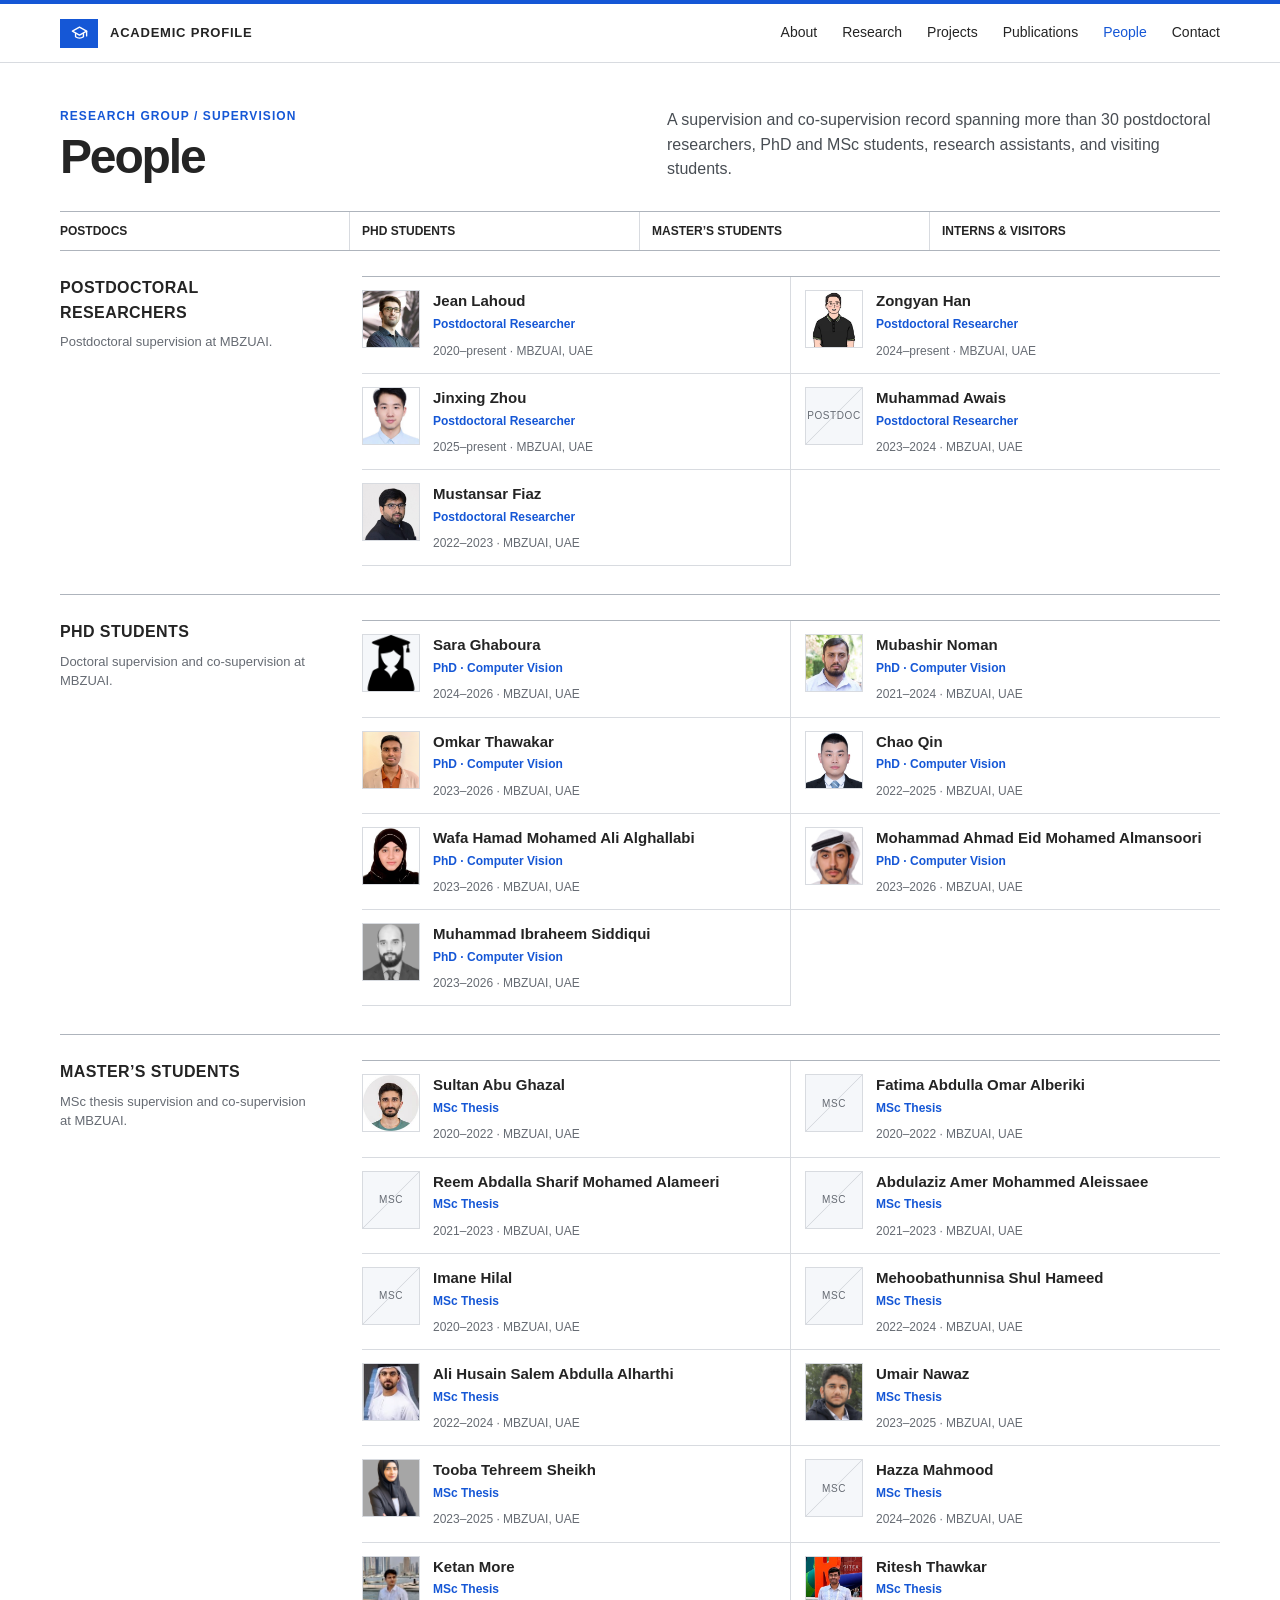
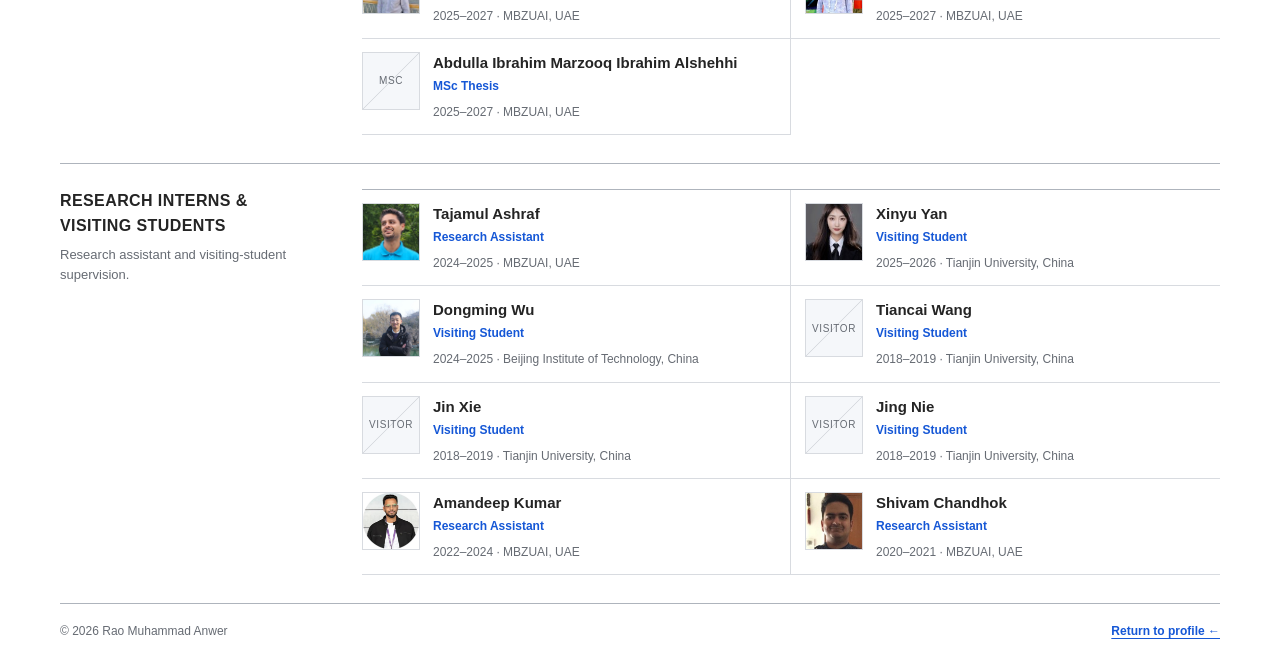
<file: people.html>
<!doctype html>
<html lang="en">

<head>
  <meta charset="UTF-8" />
  <meta name="viewport" content="width=device-width, initial-scale=1.0" />
  <meta name="description"
    content="Postdoctoral, PhD, MSc, and visiting researcher supervision record for Rao Muhammad Anwer." />
  <meta name="theme-color" content="#ffffff" />
  <title>Supervision — Rao Muhammad Anwer</title>
  <link rel="stylesheet" href="styles.css" />
  <script src="script.js" defer></script>
</head>

<body>
  <a class="skip-link" href="#main">Skip to main content</a>

  <header class="site-header">
    <div class="page header-row">
      <a class="site-name" href="index.html" aria-label="Rao Muhammad Anwer, home">
        <span class="site-icon" aria-hidden="true">
          <svg viewBox="0 0 24 24" fill="none" stroke="currentColor" stroke-width="1.7"
            stroke-linecap="round" stroke-linejoin="round" focusable="false">
            <path d="m3 9 9-5 9 5-9 5-9-5Z" />
            <path d="M7 12v4c2.8 2.2 7.2 2.2 10 0v-4" />
            <path d="M21 9v6" />
          </svg>
        </span>
        <span>Academic profile</span>
      </a>

      <button class="menu-button" type="button" aria-expanded="false" aria-controls="primary-navigation">
        <span class="sr-only">Toggle navigation</span>
        Menu
      </button>

      <nav id="primary-navigation" class="site-nav" aria-label="Primary navigation">
        <a href="index.html#about">About</a>
        <a href="index.html#research">Research</a>
        <a href="index.html#projects">Projects</a>
        <a href="publications.html">Publications</a>
        <a href="people.html" aria-current="page">People</a>
        <a href="index.html#contact">Contact</a>
      </nav>
    </div>
  </header>

  <main id="main" class="page directory-main">
    <header class="directory-hero">
      <div>
        <p class="overline">Research group / Supervision</p>
        <h1>People</h1>
      </div>
      <p>
        A supervision and co-supervision record spanning more than 30 postdoctoral
        researchers, PhD and MSc students, research assistants, and visiting students.
      </p>
    </header>

    <nav class="directory-nav" aria-label="People categories">
      <a href="#postdocs">Postdocs</a>
      <a href="#phd">PhD students</a>
      <a href="#masters">Master’s students</a>
      <a href="#visiting">Interns &amp; visitors</a>
    </nav>

    <section id="postdocs" class="directory-category" aria-labelledby="postdocs-title">
      <header>
        <div>
          <h2 id="postdocs-title">Postdoctoral researchers</h2>
          <p>Postdoctoral supervision at MBZUAI.</p>
        </div>
      </header>
      <div class="directory-records">
        <article class="person-record">
          <img class="person-photo" src="images/people/postdoc/jean_lahoud.jpeg" alt="Jean Lahoud" loading="lazy"
            decoding="async" />
          <div>
            <h3>Jean Lahoud</h3>
            <strong>Postdoctoral Researcher</strong>
            <p>2020–present · MBZUAI, UAE</p>
          </div>
        </article>
        <article class="person-record">
          <img class="person-photo" src="images/people/postdoc/zongyan.jpeg" alt="Zongyan Han" loading="lazy"
            decoding="async" />
          <div>
            <h3>Zongyan Han</h3>
            <strong>Postdoctoral Researcher</strong>
            <p>2024–present · MBZUAI, UAE</p>
          </div>
        </article>
        <article class="person-record">
          <img class="person-photo" src="images/people/postdoc/Jinxing_Zhou.jpg" alt="Jinxing Zhou" loading="lazy"
            decoding="async" />
          <div>
            <h3>Jinxing Zhou</h3>
            <strong>Postdoctoral Researcher</strong>
            <p>2025–present · MBZUAI, UAE</p>
          </div>
        </article>
        <article class="person-record">
          <div class="photo-placeholder" aria-hidden="true">Postdoc</div>
          <div>
            <h3>Muhammad Awais</h3>
            <strong>Postdoctoral Researcher</strong>
            <p>2023–2024 · MBZUAI, UAE</p>
          </div>
        </article>
        <article class="person-record">
          <img class="person-photo" src="images/people/postdoc/mustansar_fiaz.jpeg" alt="Mustansar Fiaz" loading="lazy"
            decoding="async" />
          <div>
            <h3>Mustansar Fiaz</h3>
            <strong>Postdoctoral Researcher</strong>
            <p>2022–2023 · MBZUAI, UAE</p>
          </div>
        </article>
      </div>
    </section>

    <section id="phd" class="directory-category" aria-labelledby="phd-title">
      <header>
        <div>
          <h2 id="phd-title">PhD students</h2>
          <p>Doctoral supervision and co-supervision at MBZUAI.</p>
        </div>
      </header>
      <div class="directory-records">
        <article class="person-record">
          <img class="person-photo" src="images/people/phd_student/sara_ghaboura.png" alt="Sara Ghaboura"
            loading="lazy" decoding="async" />
          <div>
            <h3>Sara Ghaboura</h3>
            <strong>PhD · Computer Vision</strong>
            <p>2024–2026 · MBZUAI, UAE</p>
          </div>
        </article>
        <article class="person-record">
          <img class="person-photo" src="images/people/phd_student/Mubashir-Noman.jpg" alt="Mubashir Noman"
            loading="lazy" decoding="async" />
          <div>
            <h3>Mubashir Noman</h3>
            <strong>PhD · Computer Vision</strong>
            <p>2021–2024 · MBZUAI, UAE</p>
          </div>
        </article>
        <article class="person-record">
          <img class="person-photo" src="images/people/phd_student/omkar_thawakar.jpeg" alt="Omkar Thawakar"
            loading="lazy" decoding="async" />
          <div>
            <h3>Omkar Thawakar</h3>
            <strong>PhD · Computer Vision</strong>
            <p>2023–2026 · MBZUAI, UAE</p>
          </div>
        </article>
        <article class="person-record">
          <img class="person-photo" src="images/people/phd_student/Chao-Qin.jpg" alt="Chao Qin" loading="lazy"
            decoding="async" />
          <div>
            <h3>Chao Qin</h3>
            <strong>PhD · Computer Vision</strong>
            <p>2022–2025 · MBZUAI, UAE</p>
          </div>
        </article>
        <article class="person-record">
          <img class="person-photo" src="images/people/phd_student/wafa_alghallabi.jpeg"
            alt="Wafa Hamad Mohamed Ali Alghallabi" loading="lazy" decoding="async" />
          <div>
            <h3>Wafa Hamad Mohamed Ali Alghallabi</h3>
            <strong>PhD · Computer Vision</strong>
            <p>2023–2026 · MBZUAI, UAE</p>
          </div>
        </article>
        <article class="person-record">
          <img class="person-photo" src="images/people/phd_student/Mohammad-Almansoori.jpeg"
            alt="Mohammad Ahmad Eid Mohamed Almansoori" loading="lazy" decoding="async" />
          <div>
            <h3>Mohammad Ahmad Eid Mohamed Almansoori</h3>
            <strong>PhD · Computer Vision</strong>
            <p>2023–2026 · MBZUAI, UAE</p>
          </div>
        </article>
        <article class="person-record">
          <img class="person-photo" src="images/people/phd_student/Muhammad_Ibraheem_Siddiqui.jpeg"
            alt="Muhammad Ibraheem Siddiqui" loading="lazy" decoding="async" />
          <div>
            <h3>Muhammad Ibraheem Siddiqui</h3>
            <strong>PhD · Computer Vision</strong>
            <p>2023–2026 · MBZUAI, UAE</p>
          </div>
        </article>
      </div>
    </section>

    <section id="masters" class="directory-category" aria-labelledby="masters-title">
      <header>
        <div>
          <h2 id="masters-title">Master’s students</h2>
          <p>MSc thesis supervision and co-supervision at MBZUAI.</p>
        </div>
      </header>
      <div class="directory-records">
        <article class="person-record">
          <img class="person-photo" src="images/people/msc_student/Sultan_Abu_Ghazal.jpeg" alt="Sultan Abu Ghazal"
            loading="lazy" decoding="async" />
          <div>
            <h3>Sultan Abu Ghazal</h3>
            <strong>MSc Thesis</strong>
            <p>2020–2022 · MBZUAI, UAE</p>
          </div>
        </article>
        <article class="person-record">
          <div class="photo-placeholder" aria-hidden="true">MSc</div>
          <div>
            <h3>Fatima Abdulla Omar Alberiki</h3>
            <strong>MSc Thesis</strong>
            <p>2020–2022 · MBZUAI, UAE</p>
          </div>
        </article>
        <article class="person-record">
          <div class="photo-placeholder" aria-hidden="true">MSc</div>
          <div>
            <h3>Reem Abdalla Sharif Mohamed Alameeri</h3>
            <strong>MSc Thesis</strong>
            <p>2021–2023 · MBZUAI, UAE</p>
          </div>
        </article>
        <article class="person-record">
          <div class="photo-placeholder" aria-hidden="true">MSc</div>
          <div>
            <h3>Abdulaziz Amer Mohammed Aleissaee</h3>
            <strong>MSc Thesis</strong>
            <p>2021–2023 · MBZUAI, UAE</p>
          </div>
        </article>
        <article class="person-record">
          <div class="photo-placeholder" aria-hidden="true">MSc</div>
          <div>
            <h3>Imane Hilal</h3>
            <strong>MSc Thesis</strong>
            <p>2020–2023 · MBZUAI, UAE</p>
          </div>
        </article>
        <article class="person-record">
          <div class="photo-placeholder" aria-hidden="true">MSc</div>
          <div>
            <h3>Mehoobathunnisa Shul Hameed</h3>
            <strong>MSc Thesis</strong>
            <p>2022–2024 · MBZUAI, UAE</p>
          </div>
        </article>
        <article class="person-record">
          <img class="person-photo" src="images/people/msc_student/Ali_Alharthi.jpeg"
            alt="Ali Husain Salem Abdulla Alharthi" loading="lazy" decoding="async" />
          <div>
            <h3>Ali Husain Salem Abdulla Alharthi</h3>
            <strong>MSc Thesis</strong>
            <p>2022–2024 · MBZUAI, UAE</p>
          </div>
        </article>
        <article class="person-record">
          <img class="person-photo" src="images/people/msc_student/Umair-Nawaz.jpeg" alt="Umair Nawaz" loading="lazy"
            decoding="async" />
          <div>
            <h3>Umair Nawaz</h3>
            <strong>MSc Thesis</strong>
            <p>2023–2025 · MBZUAI, UAE</p>
          </div>
        </article>
        <article class="person-record">
          <img class="person-photo" src="images/people/msc_student/Tooba-Tehreem-Sheikh.jpeg"
            alt="Tooba Tehreem Sheikh" loading="lazy" decoding="async" />
          <div>
            <h3>Tooba Tehreem Sheikh</h3>
            <strong>MSc Thesis</strong>
            <p>2023–2025 · MBZUAI, UAE</p>
          </div>
        </article>
        <article class="person-record">
          <div class="photo-placeholder" aria-hidden="true">MSc</div>
          <div>
            <h3>Hazza Mahmood</h3>
            <strong>MSc Thesis</strong>
            <p>2024–2026 · MBZUAI, UAE</p>
          </div>
        </article>
        <article class="person-record">
          <img class="person-photo" src="images/people/msc_student/Ketan_More.jpeg" alt="Ketan More" loading="lazy"
            decoding="async" />
          <div>
            <h3>Ketan More</h3>
            <strong>MSc Thesis</strong>
            <p>2025–2027 · MBZUAI, UAE</p>
          </div>
        </article>
        <article class="person-record">
          <img class="person-photo" src="images/people/msc_student/Ritesh_Thawkar.jpeg" alt="Ritesh Thawkar"
            loading="lazy" decoding="async" />
          <div>
            <h3>Ritesh Thawkar</h3>
            <strong>MSc Thesis</strong>
            <p>2025–2027 · MBZUAI, UAE</p>
          </div>
        </article>
        <article class="person-record">
          <div class="photo-placeholder" aria-hidden="true">MSc</div>
          <div>
            <h3>Abdulla Ibrahim Marzooq Ibrahim Alshehhi</h3>
            <strong>MSc Thesis</strong>
            <p>2025–2027 · MBZUAI, UAE</p>
          </div>
        </article>
      </div>
    </section>

    <section id="visiting" class="directory-category" aria-labelledby="visiting-title">
      <header>
        <div>
          <h2 id="visiting-title">Research interns &amp; visiting students</h2>
          <p>Research assistant and visiting-student supervision.</p>
        </div>
      </header>
      <div class="directory-records">
        <article class="person-record">
          <img class="person-photo" src="images/people/researchers/Tajamul_Ashraf.png" alt="Tajamul Ashraf"
            loading="lazy" decoding="async" />
          <div>
            <h3>Tajamul Ashraf</h3>
            <strong>Research Assistant</strong>
            <p>2024–2025 · MBZUAI, UAE</p>
          </div>
        </article>
        <article class="person-record">
          <img class="person-photo" src="images/people/researchers/Xinyu_Yan.jpeg" alt="Xinyu Yan" loading="lazy"
            decoding="async" />
          <div>
            <h3>Xinyu Yan</h3>
            <strong>Visiting Student</strong>
            <p>2025–2026 · Tianjin University, China</p>
          </div>
        </article>
        <article class="person-record">
          <img class="person-photo" src="images/people/researchers/Dongming_Wu.jpg" alt="Dongming Wu" loading="lazy"
            decoding="async" />
          <div>
            <h3>Dongming Wu</h3>
            <strong>Visiting Student</strong>
            <p>2024–2025 · Beijing Institute of Technology, China</p>
          </div>
        </article>
        <article class="person-record">
          <div class="photo-placeholder" aria-hidden="true">Visitor</div>
          <div>
            <h3>Tiancai Wang</h3>
            <strong>Visiting Student</strong>
            <p>2018–2019 · Tianjin University, China</p>
          </div>
        </article>
        <article class="person-record">
          <div class="photo-placeholder" aria-hidden="true">Visitor</div>
          <div>
            <h3>Jin Xie</h3>
            <strong>Visiting Student</strong>
            <p>2018–2019 · Tianjin University, China</p>
          </div>
        </article>
        <article class="person-record">
          <div class="photo-placeholder" aria-hidden="true">Visitor</div>
          <div>
            <h3>Jing Nie</h3>
            <strong>Visiting Student</strong>
            <p>2018–2019 · Tianjin University, China</p>
          </div>
        </article>
        <article class="person-record">
          <img class="person-photo" src="images/people/researchers/amandeep_kumar.jpeg" alt="Amandeep Kumar"
            loading="lazy" decoding="async" />
          <div>
            <h3>Amandeep Kumar</h3>
            <strong>Research Assistant</strong>
            <p>2022–2024 · MBZUAI, UAE</p>
          </div>
        </article>
        <article class="person-record">
          <img class="person-photo" src="images/people/researchers/Shivam_Chandhok.jpeg" alt="Shivam Chandhok"
            loading="lazy" decoding="async" />
          <div>
            <h3>Shivam Chandhok</h3>
            <strong>Research Assistant</strong>
            <p>2020–2021 · MBZUAI, UAE</p>
          </div>
        </article>
      </div>
    </section>

  </main>

  <footer class="page site-footer">
    <p>© <span id="year">2026</span> Rao Muhammad Anwer</p>
    <a href="index.html">Return to profile ←</a>
  </footer>
</body>

</html>
</file>
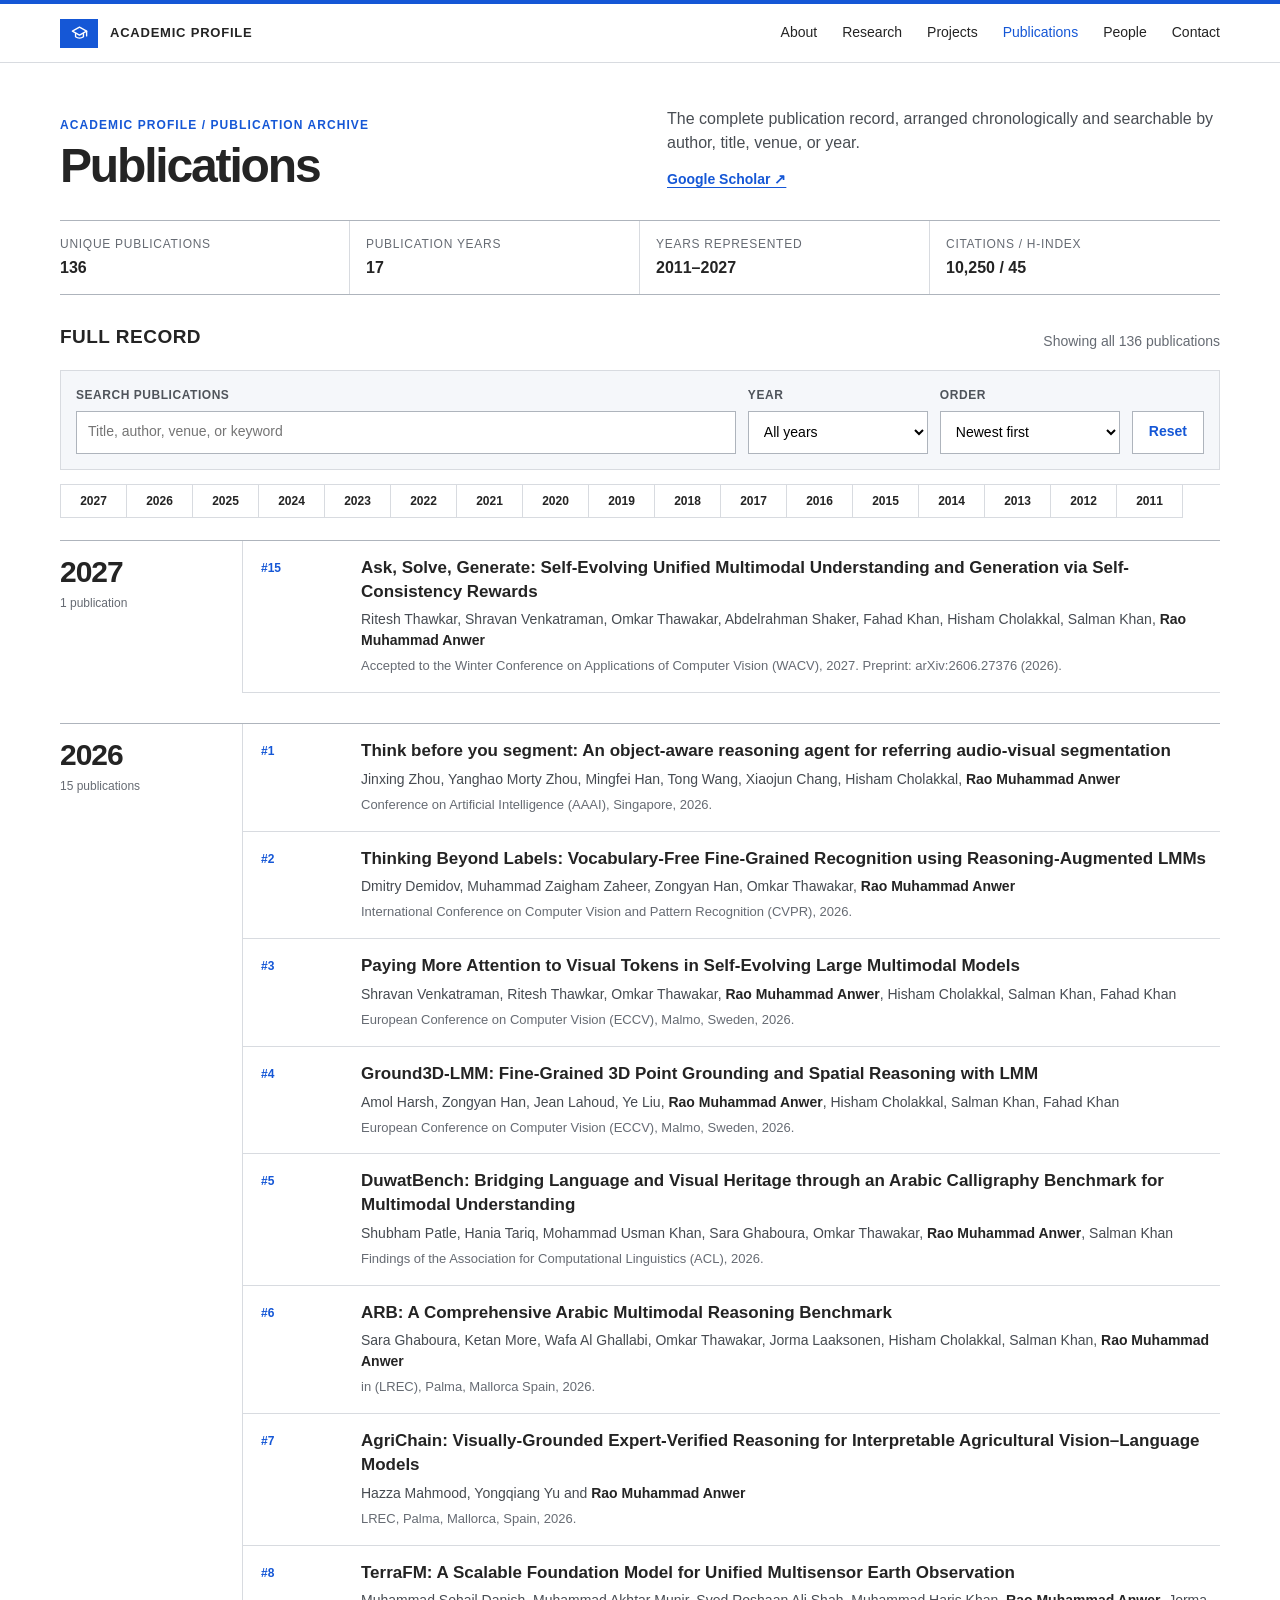
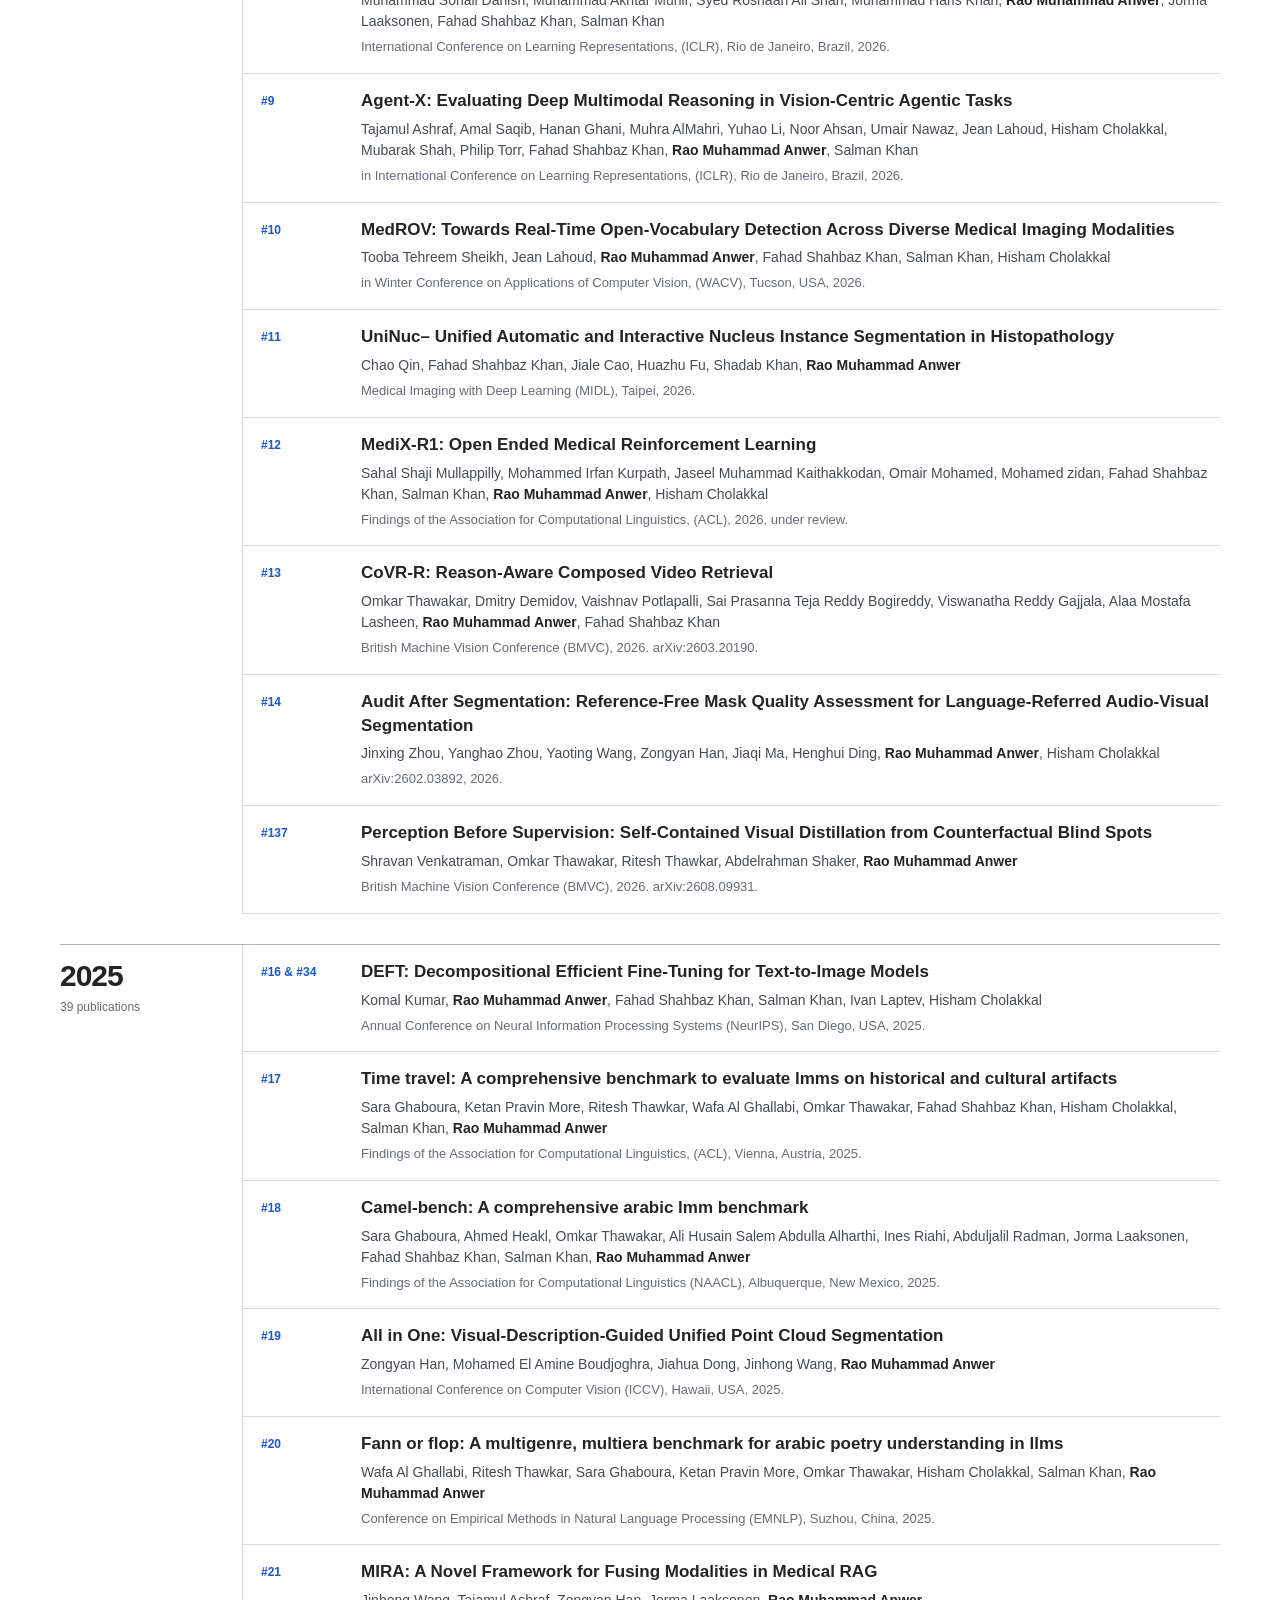
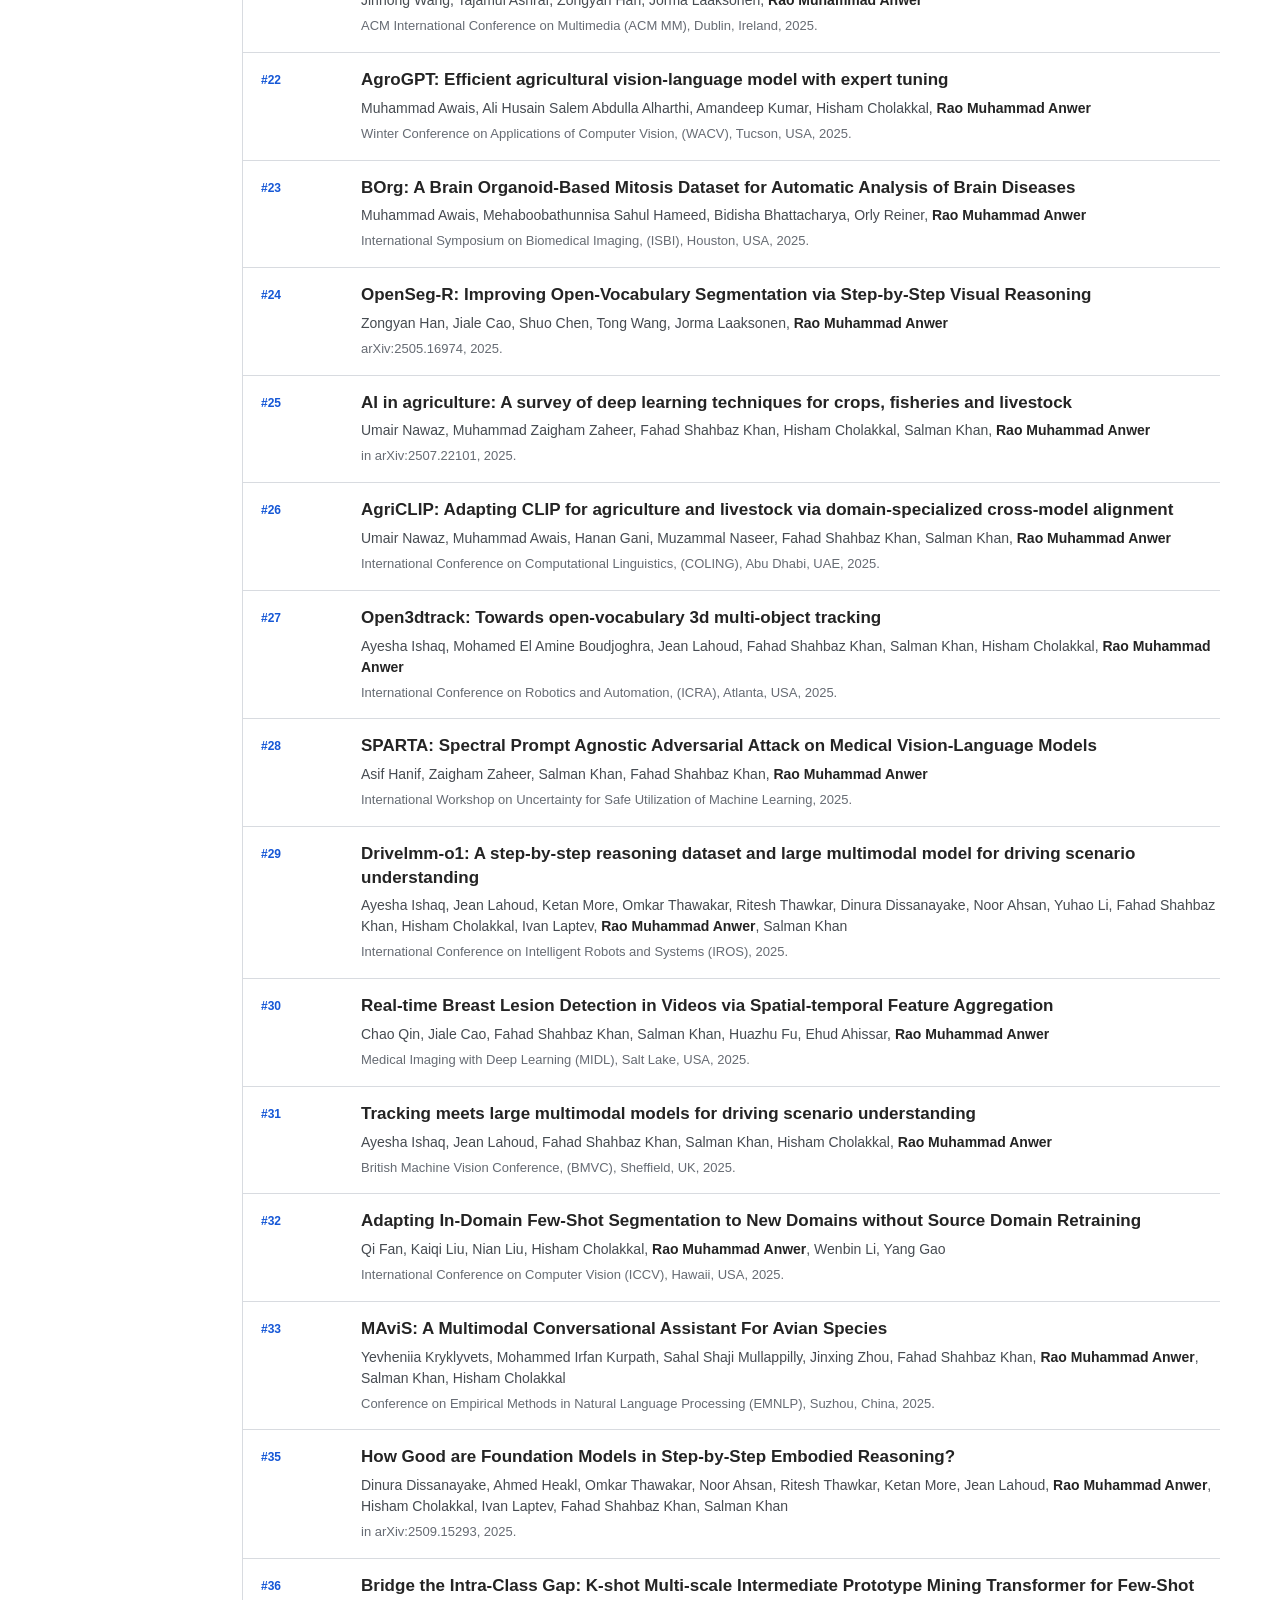
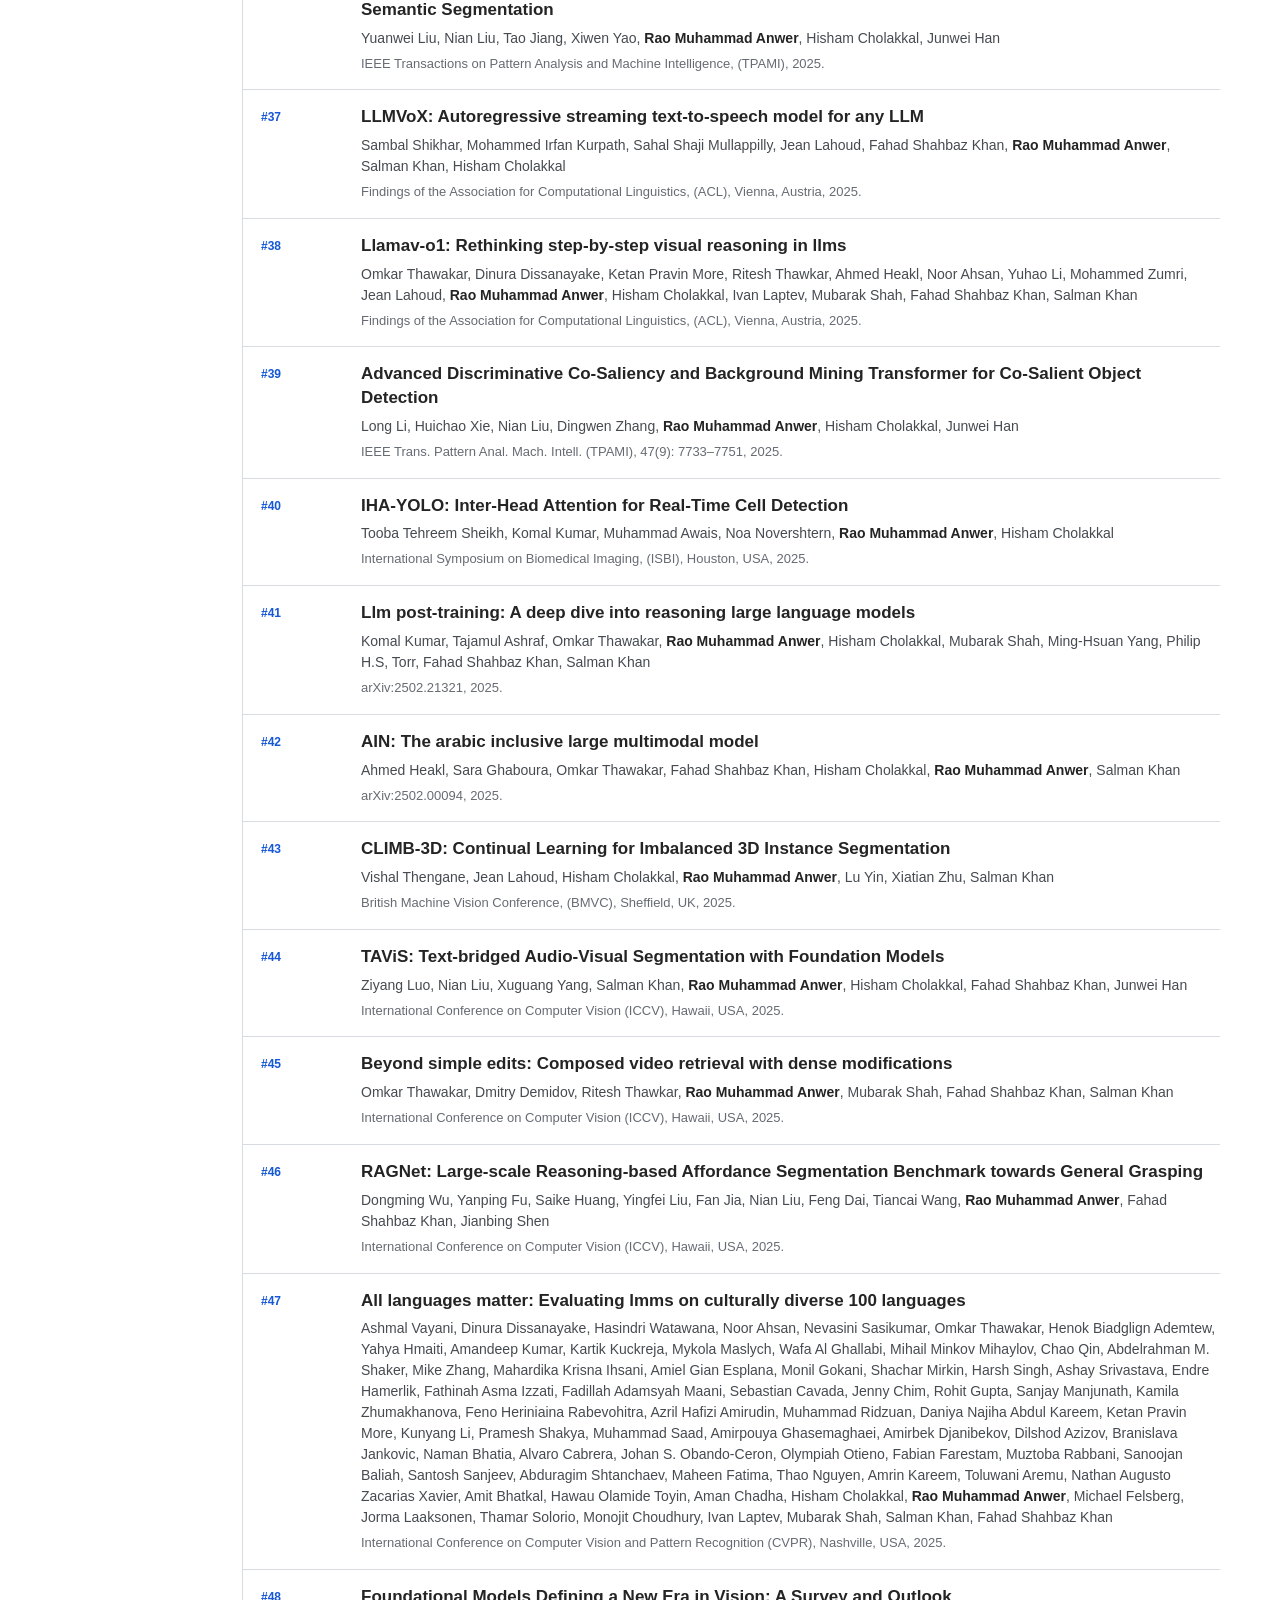
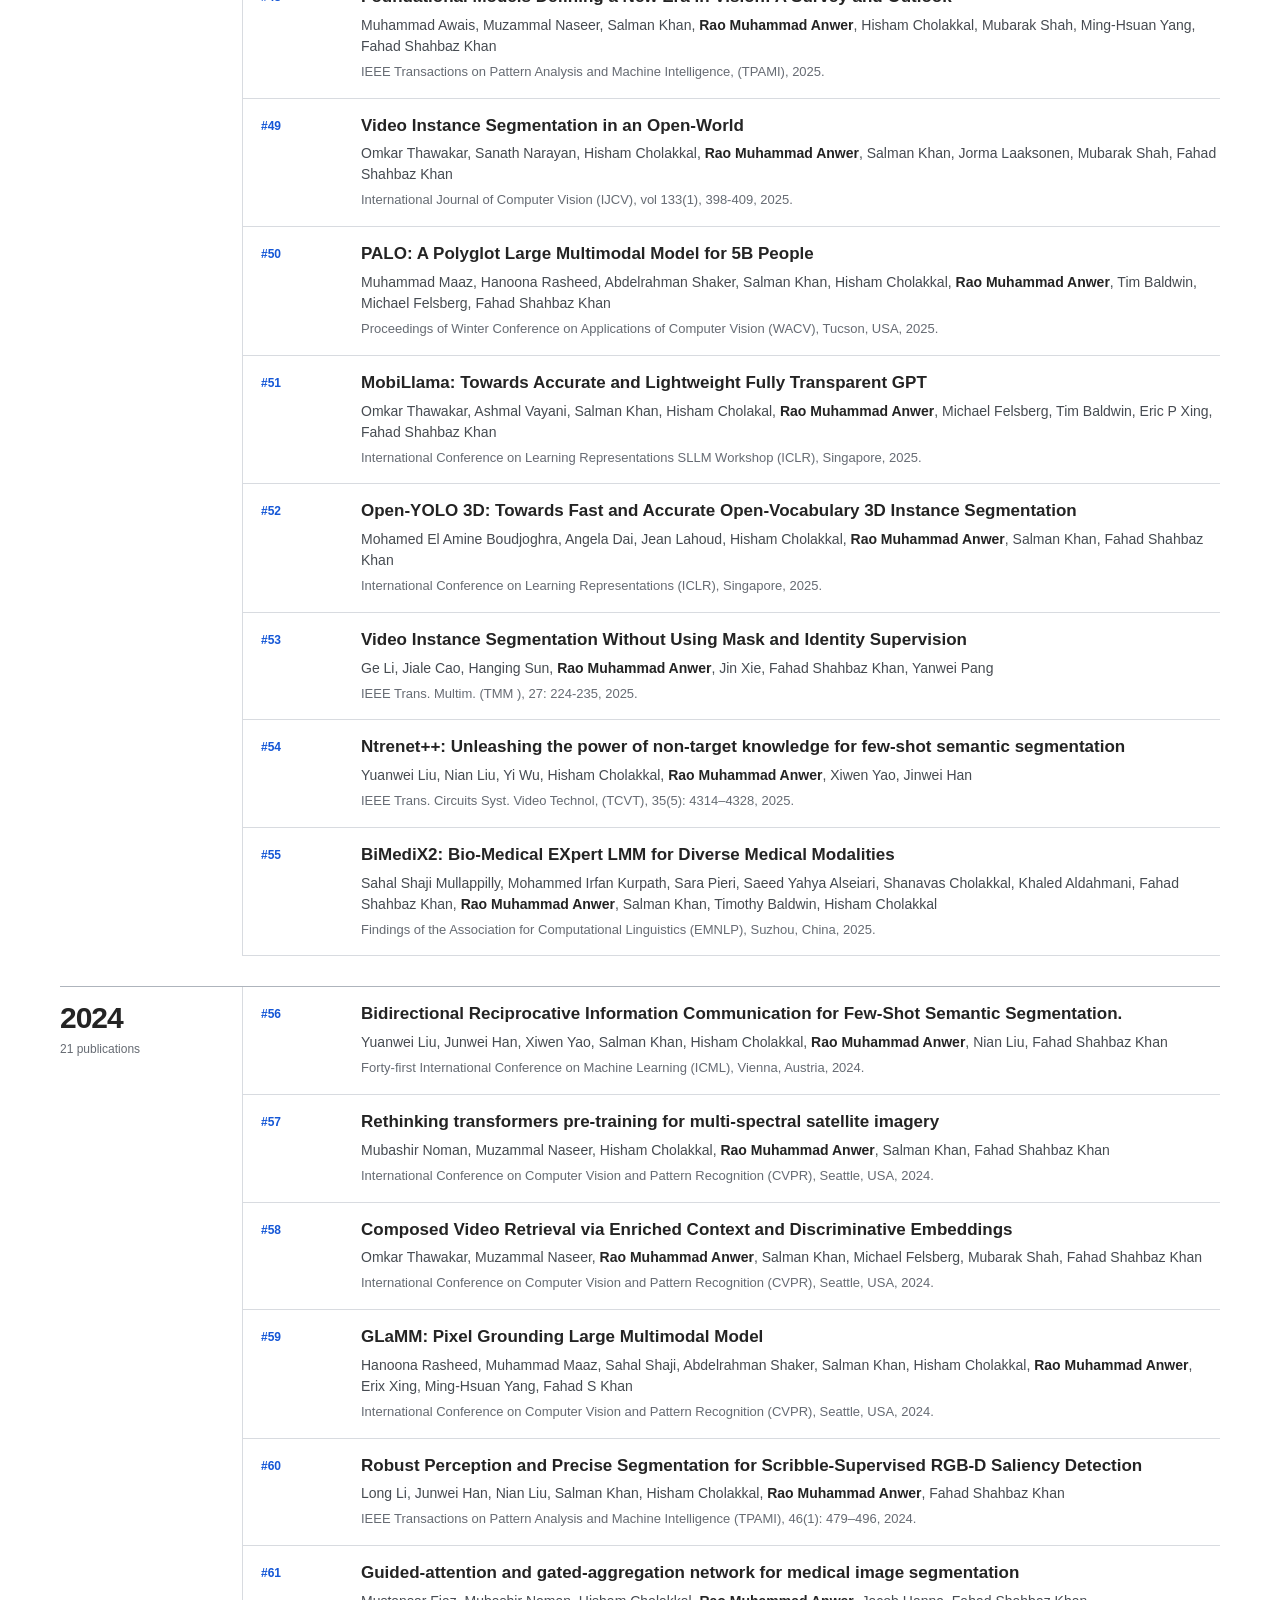
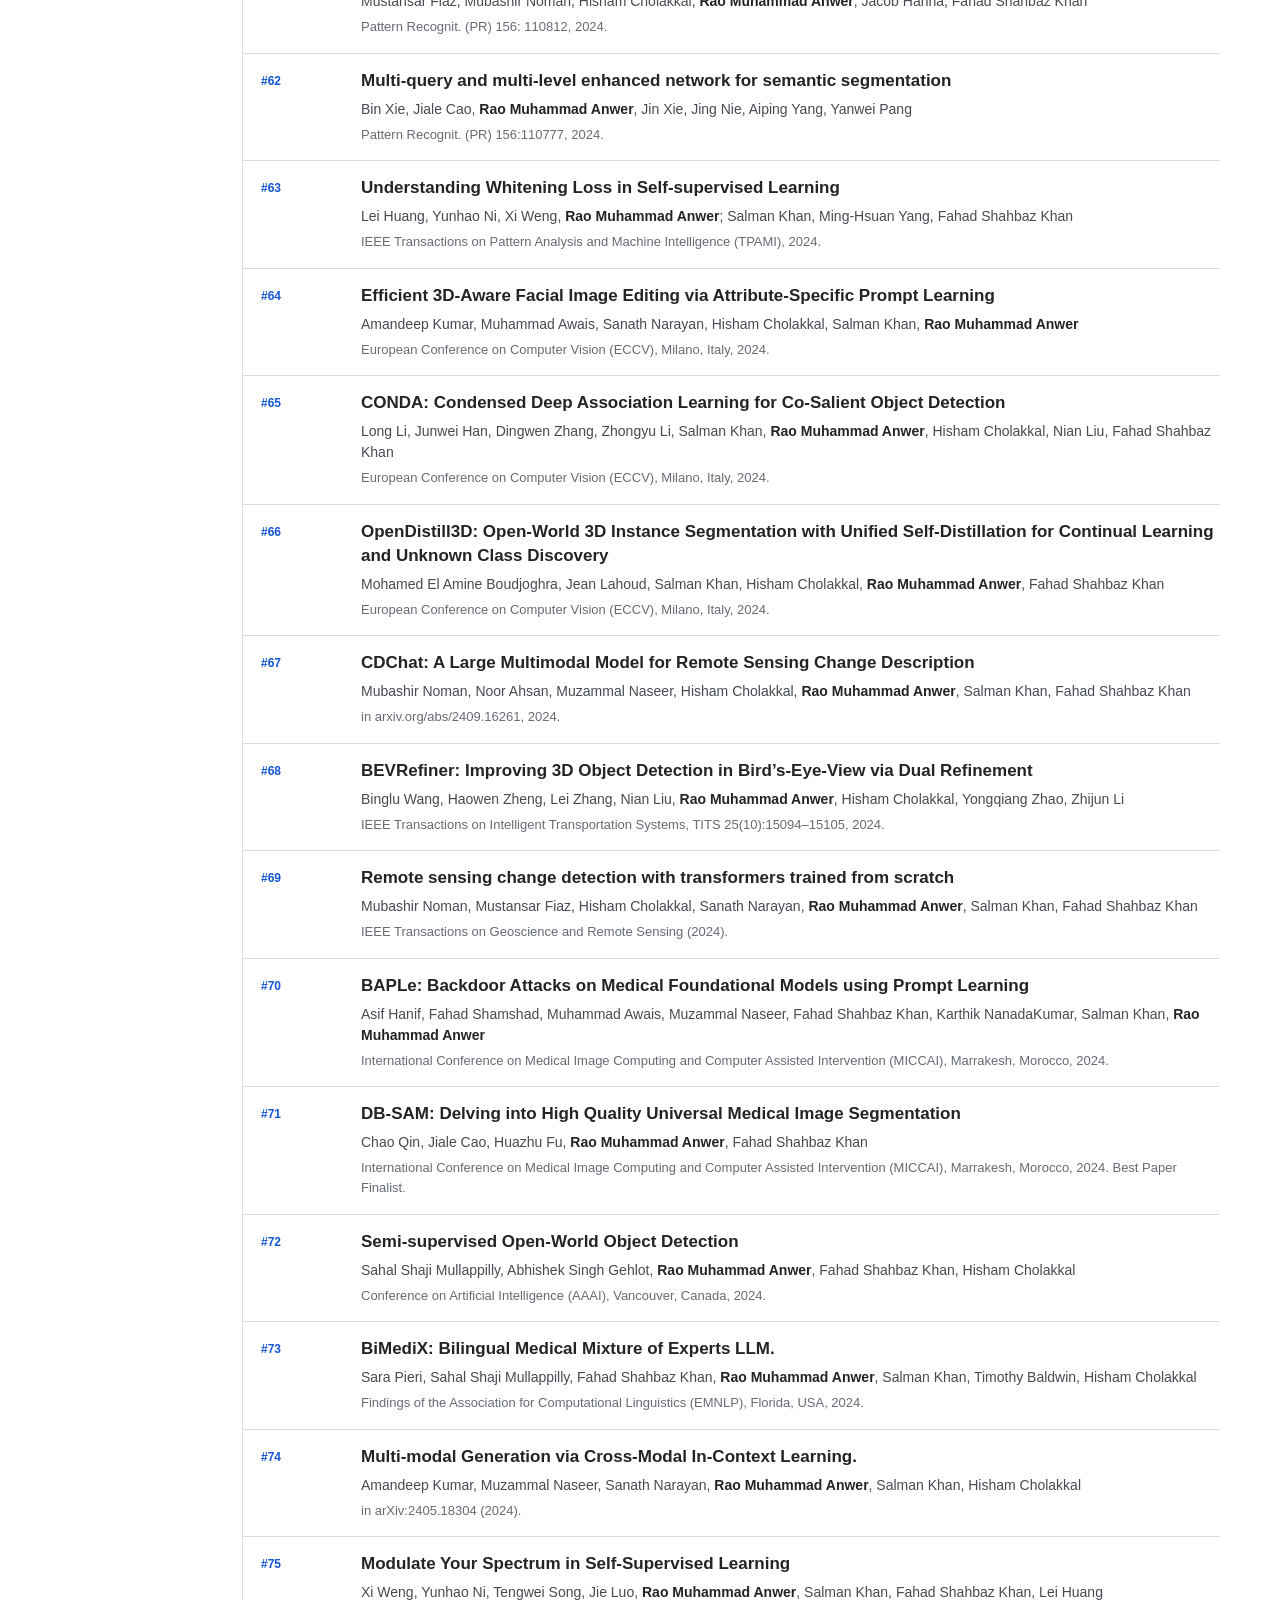
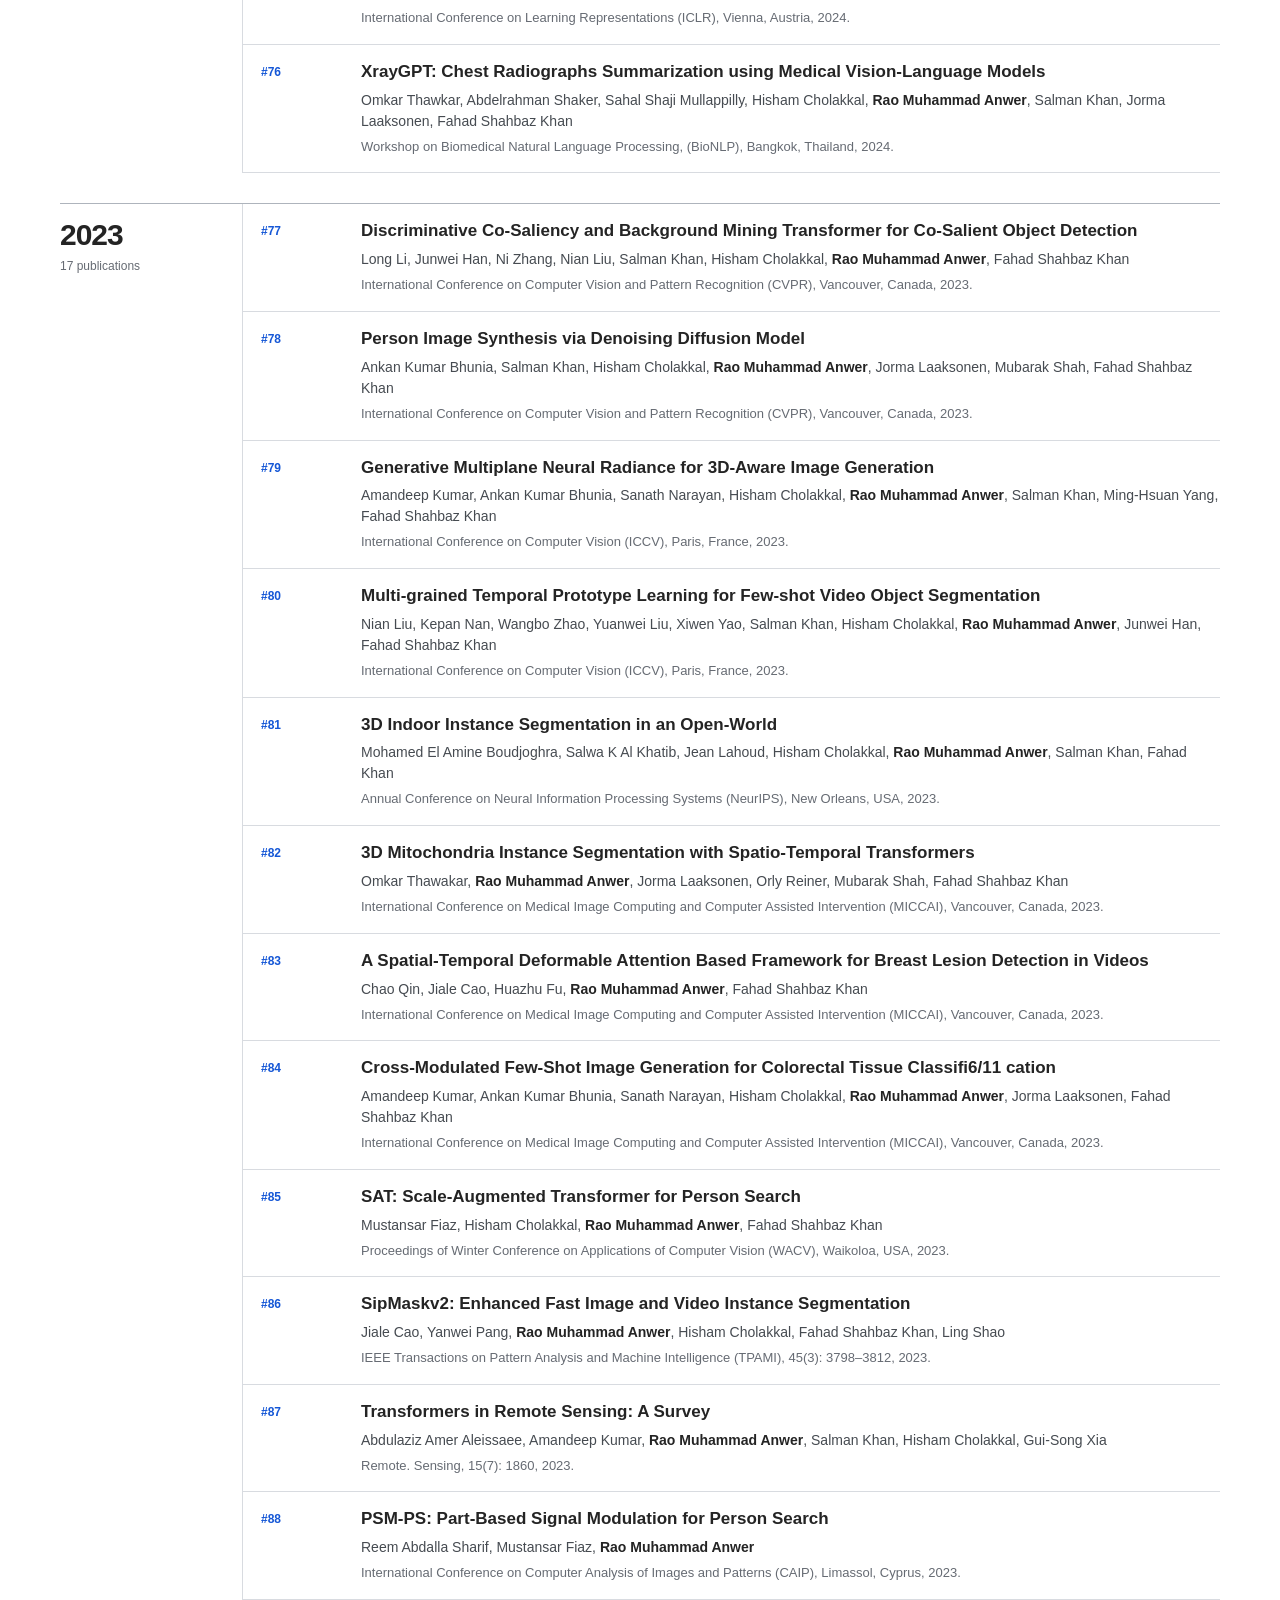
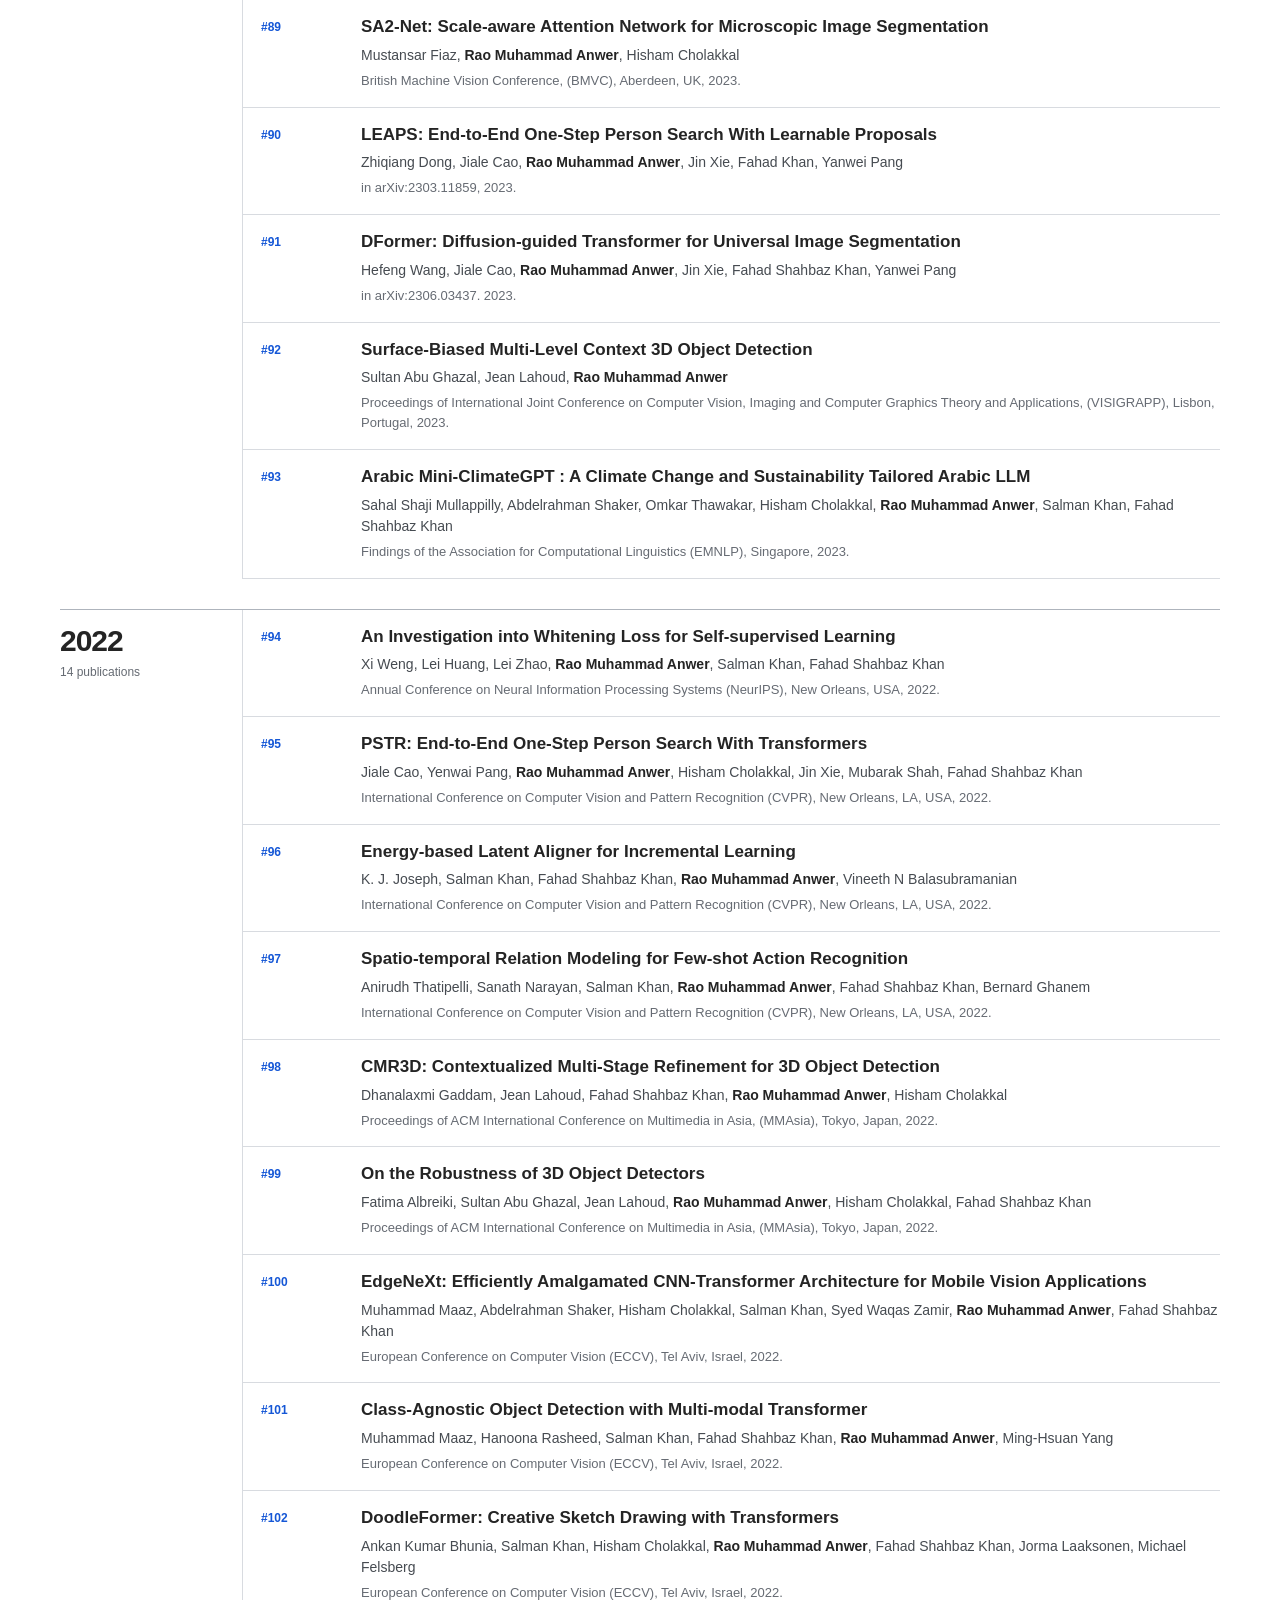
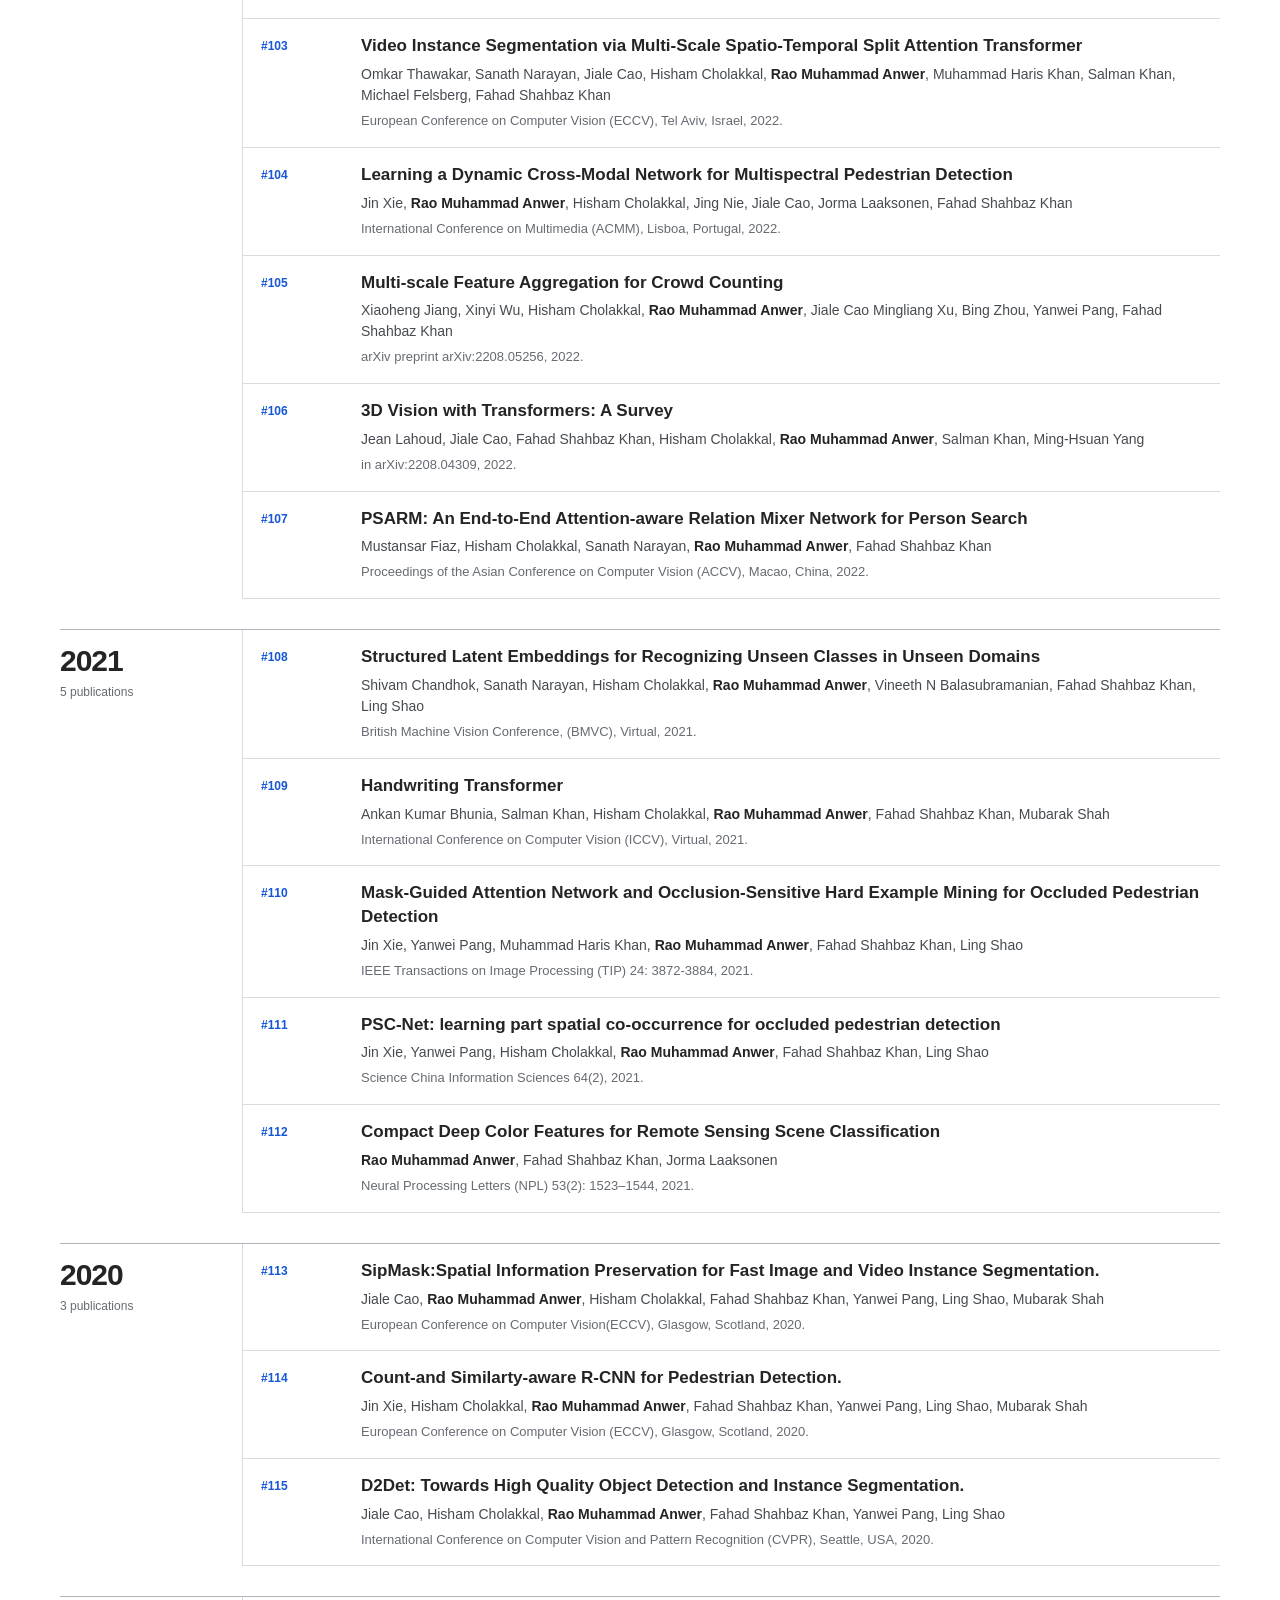
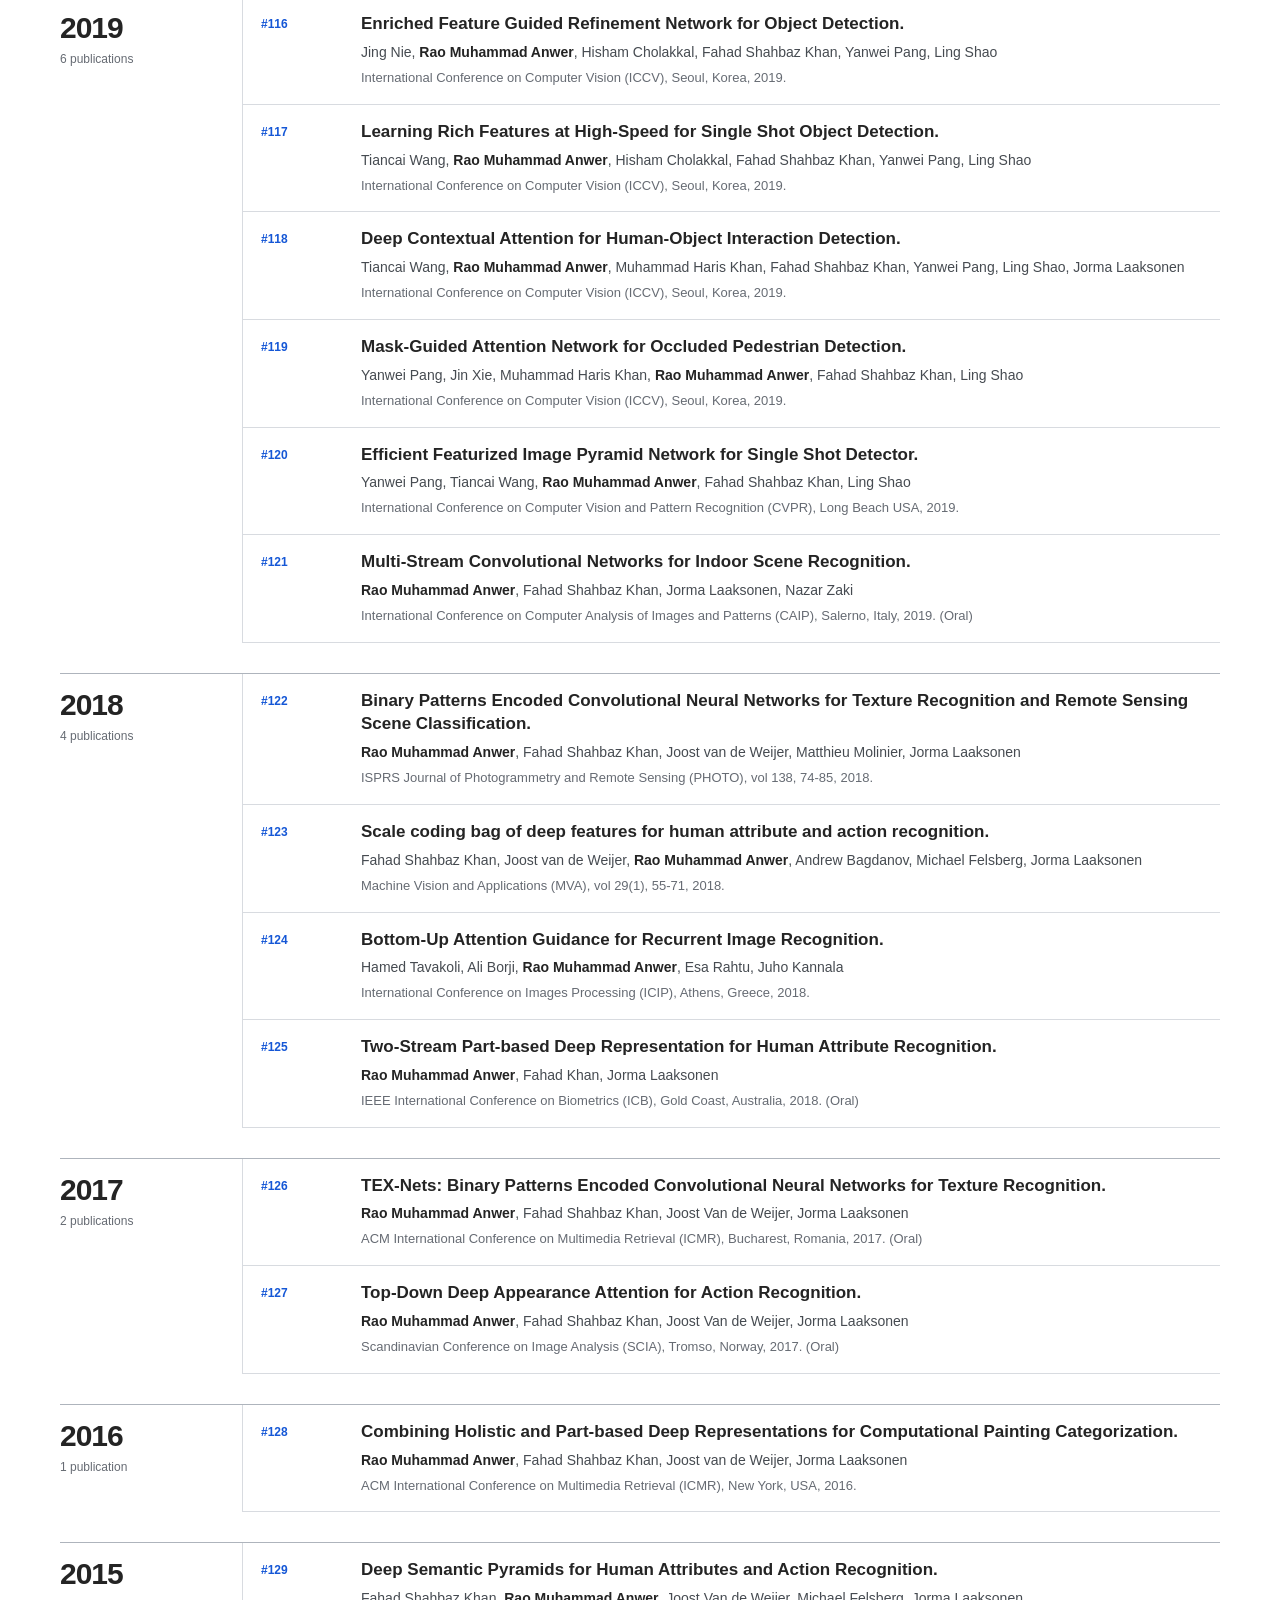
<file: publications.html>
<!doctype html>
<html lang="en">

<head>
  <meta charset="UTF-8" />
  <meta name="viewport" content="width=device-width, initial-scale=1.0" />
  <meta name="description"
    content="Complete publication record of Rao Muhammad Anwer, arranged and searchable by year." />
  <meta name="theme-color" content="#ffffff" />
  <title>Publications — Rao Muhammad Anwer</title>
  <link rel="stylesheet" href="styles.css" />
  <script src="script.js" defer></script>
  <script src="publications-data.js" defer></script>
  <script src="publications-page.js" defer></script>
</head>

<body>
  <a class="skip-link" href="#main">Skip to main content</a>

  <header class="site-header">
    <div class="page header-row">
      <a class="site-name" href="index.html" aria-label="Rao Muhammad Anwer, home">
        <span class="site-icon" aria-hidden="true">
          <svg viewBox="0 0 24 24" fill="none" stroke="currentColor" stroke-width="1.7"
            stroke-linecap="round" stroke-linejoin="round" focusable="false">
            <path d="m3 9 9-5 9 5-9 5-9-5Z" />
            <path d="M7 12v4c2.8 2.2 7.2 2.2 10 0v-4" />
            <path d="M21 9v6" />
          </svg>
        </span>
        <span>Academic profile</span>
      </a>

      <button class="menu-button" type="button" aria-expanded="false" aria-controls="primary-navigation">
        <span class="sr-only">Toggle navigation</span>
        Menu
      </button>

      <nav id="primary-navigation" class="site-nav" aria-label="Primary navigation">
        <a href="index.html#about">About</a>
        <a href="index.html#research">Research</a>
        <a href="index.html#projects">Projects</a>
        <a href="publications.html" aria-current="page">Publications</a>
        <a href="people.html">People</a>
        <a href="index.html#contact">Contact</a>
      </nav>
    </div>
  </header>

  <main id="main" class="page publications-main">
    <header class="publications-hero">
      <div>
        <p class="overline">Academic profile / Publication archive</p>
        <h1>Publications</h1>
      </div>
      <div class="publications-hero-copy">
        <p>
          The complete publication record, arranged chronologically and searchable
          by author, title, venue, or year.
        </p>
        <div class="publications-source-links">
          <a href="https://scholar.google.com/citations?user=_KlvMVoAAAAJ&amp;hl=en" target="_blank"
            rel="noreferrer">Google Scholar ↗</a>
        </div>
      </div>
    </header>

    <div class="publication-metrics" aria-label="Publication metrics">
      <div><span>Unique publications</span><strong id="unique-publication-count">136</strong></div>
      <div><span>Publication years</span><strong>17</strong></div>
      <div><span>Years represented</span><strong>2011–2027</strong></div>
      <div><span>Citations / H-index</span><strong>10,250 / 45</strong></div>
    </div>

    <section class="publication-browser" aria-labelledby="publication-browser-title">
      <div class="publication-browser-heading">
        <div>
          <h2 id="publication-browser-title">Full record</h2>
        </div>
        <p id="publication-results-status" role="status" aria-live="polite">
          Showing 136 publications
        </p>
      </div>

      <form class="publication-controls" id="publication-controls" role="search">
        <label class="publication-search">
          <span>Search publications</span>
          <input id="publication-search" name="query" type="search"
            placeholder="Title, author, venue, or keyword" autocomplete="off" />
        </label>

        <label>
          <span>Year</span>
          <select id="publication-year" name="year">
            <option value="all">All years</option>
          </select>
        </label>

        <label>
          <span>Order</span>
          <select id="publication-sort" name="sort">
            <option value="newest">Newest first</option>
            <option value="oldest">Oldest first</option>
          </select>
        </label>

        <button id="publication-reset" type="reset">Reset</button>
      </form>

      <nav id="publication-year-nav" class="publication-year-nav" aria-label="Jump to publication year"></nav>

      <div id="full-publication-record" class="full-publication-record" aria-busy="true"></div>

      <div id="publication-empty-state" class="publication-empty-state" hidden>
        <strong>No matching publications</strong>
        <p>Try a different keyword or reset the filters.</p>
      </div>

      <noscript>
        <p class="publication-noscript">
          JavaScript is required for the searchable list. You can also browse the
          record on <a href="https://scholar.google.com/citations?user=_KlvMVoAAAAJ&amp;hl=en">Google Scholar</a>.
        </p>
      </noscript>
    </section>
  </main>

  <footer class="page site-footer">
    <p>© <span id="year">2026</span> Rao Muhammad Anwer</p>
    <a href="index.html">Return to profile ←</a>
  </footer>
</body>

</html>
</file>
<file: styles.css>
:root {
  --ink: #242424;
  --muted: #666b73;
  --blue: #1557d6;
  --blue-dark: #0d3e9c;
  --line: #d8dbe0;
  --line-dark: #aeb4bc;
  --paper: #ffffff;
  --wash: #f5f7fa;
  --sans: -apple-system, BlinkMacSystemFont, "Segoe UI", Helvetica, Arial, sans-serif;
  --page: min(1160px, calc(100vw - 48px));
}

* {
  box-sizing: border-box;
}

html {
  scroll-padding-top: 72px;
}

body {
  margin: 0;
  color: var(--ink);
  background: var(--paper);
  font-family: var(--sans);
  font-size: 16px;
  line-height: 1.52;
  -webkit-font-smoothing: antialiased;
}

body.menu-open {
  overflow: hidden;
}

a {
  color: var(--blue);
  text-decoration-thickness: 1px;
  text-underline-offset: 3px;
}

a:hover {
  color: var(--blue-dark);
}

button {
  color: inherit;
  font: inherit;
}

img {
  height: auto;
  max-width: 100%;
}

[hidden] {
  display: none !important;
}

.page {
  width: var(--page);
  margin-inline: auto;
}

.skip-link {
  position: fixed;
  z-index: 1000;
  top: 8px;
  left: 8px;
  padding: 8px 12px;
  color: #fff;
  background: var(--blue);
  transform: translateY(-150%);
}

.skip-link:focus {
  transform: translateY(0);
}

.sr-only {
  position: absolute;
  width: 1px;
  height: 1px;
  padding: 0;
  margin: -1px;
  overflow: hidden;
  clip: rect(0, 0, 0, 0);
  white-space: nowrap;
  border: 0;
}

:focus-visible {
  outline: 2px solid var(--blue);
  outline-offset: 3px;
}

/* Header */

.site-header {
  position: sticky;
  z-index: 100;
  top: 0;
  border-top: 4px solid var(--blue);
  border-bottom: 1px solid var(--line);
  background: rgba(255, 255, 255, 0.98);
}

.header-row {
  position: relative;
  display: flex;
  min-height: 58px;
  align-items: center;
  justify-content: space-between;
}

.site-name {
  display: flex;
  align-items: center;
  gap: 12px;
  color: var(--ink);
  font-size: 13px;
  font-weight: 650;
  letter-spacing: 0.06em;
  text-decoration: none;
  text-transform: uppercase;
}

.site-name:hover {
  color: var(--ink);
}

.site-icon {
  display: grid;
  width: 38px;
  height: 29px;
  place-items: center;
  color: #fff;
  background: var(--blue);
}

.site-icon svg {
  width: 19px;
  height: 19px;
}

.site-nav {
  display: flex;
  align-items: center;
  gap: 25px;
  font-size: 14px;
}

.site-nav a {
  color: var(--ink);
  text-decoration: none;
}

.site-nav a:hover,
.site-nav a[aria-current="page"] {
  color: var(--blue);
}

.menu-button {
  display: none;
  padding: 7px 10px;
  border: 1px solid var(--line-dark);
  background: #fff;
  font-size: 13px;
  text-transform: uppercase;
}

/* Profile */

.hero {
  display: grid;
  padding: 34px 0;
  border-bottom: 1px solid var(--line-dark);
  grid-template-columns: minmax(280px, 390px) minmax(0, 1fr);
}

.portrait {
  margin: 0;
  padding-right: 34px;
  border-right: 1px solid var(--line);
}

.portrait img {
  display: block;
  width: 100%;
  height: auto;
}

.identity {
  display: flex;
  min-width: 0;
  flex-direction: column;
  justify-content: center;
  padding-left: 46px;
}

.overline,
.field-label {
  display: block;
  margin: 0 0 12px;
  color: var(--blue);
  font-size: 12px;
  font-weight: 700;
  letter-spacing: 0.09em;
  text-transform: uppercase;
}

.identity h1 {
  max-width: 760px;
  margin: 0;
  font-size: clamp(35px, 4.1vw, 50px);
  font-weight: 620;
  letter-spacing: -0.045em;
  line-height: 1.02;
}

.role {
  margin: 19px 0 0;
  color: var(--ink);
  font-size: 18px;
  font-weight: 600;
}

.university {
  max-width: 670px;
  margin: 4px 0 0;
  color: var(--muted);
  font-size: 16px;
}

.profile-summary {
  max-width: 680px;
  margin: 20px 0 0;
  padding-top: 16px;
  border-top: 1px solid var(--line);
  color: #42464c;
  font-size: 17px;
}

.profile-links {
  display: flex;
  flex-wrap: wrap;
  gap: 8px;
  margin: 18px 0 0;
  padding: 0;
  list-style: none;
}

.profile-link {
  display: inline-flex;
  min-height: 34px;
  align-items: center;
  gap: 7px;
  padding: 6px 10px;
  color: var(--ink);
  border: 1px solid var(--line);
  background: #fff;
  font-size: 13px;
  font-weight: 600;
  line-height: 1;
  text-decoration: none;
}

.profile-link svg {
  width: 17px;
  height: 17px;
  flex: 0 0 auto;
  color: var(--blue);
}

.profile-link:hover {
  color: var(--blue);
  border-color: var(--blue);
  background: var(--wash);
}

.profile-facts {
  display: grid;
  border-bottom: 1px solid var(--line-dark);
  grid-template-columns: repeat(4, 1fr);
}

.profile-facts div {
  display: flex;
  min-width: 0;
  flex-direction: column;
  gap: 3px;
  padding: 13px 16px;
  border-right: 1px solid var(--line);
}

.profile-facts div:first-child {
  padding-left: 0;
}

.profile-facts div:last-child {
  border-right: 0;
}

.profile-facts span {
  color: var(--muted);
  font-size: 12px;
  letter-spacing: 0.07em;
  text-transform: uppercase;
}

.profile-facts strong {
  overflow: hidden;
  font-size: 14px;
  font-weight: 600;
  text-overflow: ellipsis;
  white-space: nowrap;
}

/* Indexed sections */

.index-section {
  display: grid;
  padding: 29px 0 32px;
  border-bottom: 1px solid var(--line-dark);
  grid-template-columns: 172px minmax(0, 1fr);
  gap: 34px;
}

.section-index {
  align-self: start;
}

.section-index h2 {
  margin: 0;
  font-size: 16px;
  font-weight: 700;
  letter-spacing: 0.035em;
  line-height: 1.3;
  text-transform: uppercase;
}

.section-content {
  min-width: 0;
}

.about-layout > *,
.contact-grid > *,
.directory-category > *,
.directory-hero > *,
.publications-hero > * {
  min-width: 0;
}

.section-intro {
  max-width: 780px;
  margin: 0 0 18px;
  color: #3e4349;
  font-size: 17px;
}

.about-layout {
  display: grid;
  grid-template-columns: minmax(0, 1.1fr) minmax(300px, 0.9fr);
  gap: 52px;
}

.biography p {
  max-width: 680px;
  margin: 0 0 12px;
}

.biography .lead {
  font-size: 17px;
  font-weight: 570;
}

.academic-record {
  margin: 0;
  border-top: 1px solid var(--line-dark);
}

.academic-record div {
  padding: 10px 0;
  border-bottom: 1px solid var(--line);
}

.academic-record dt {
  margin-bottom: 3px;
  font-size: 14px;
  font-weight: 650;
}

.academic-record dd {
  margin: 0;
  color: var(--muted);
  font-size: 14px;
}

/* News */

.news-list {
  margin: 0;
  padding: 0;
  border-top: 1px solid var(--line-dark);
  list-style: none;
}

.news-list li {
  display: grid;
  padding: 13px 0 14px;
  border-bottom: 1px solid var(--line);
  grid-template-columns: 118px minmax(0, 1fr);
  gap: 22px;
}

.news-list time {
  padding-top: 2px;
  color: var(--blue);
  font-size: 13px;
  font-weight: 700;
  letter-spacing: 0.04em;
}

.news-list h3,
.news-list p {
  margin: 0;
}

.news-list h3 {
  font-size: 16px;
  font-weight: 650;
  line-height: 1.4;
}

.news-list p {
  max-width: 820px;
  margin-top: 4px;
  color: var(--muted);
  font-size: 14px;
}

/* Research */

.research-list {
  margin: 0;
  padding: 0;
  border-top: 1px solid var(--line-dark);
  list-style: none;
}

.research-list li {
  display: grid;
  align-items: baseline;
  padding: 13px 0;
  border-bottom: 1px solid var(--line);
  grid-template-columns: minmax(190px, 0.8fr) minmax(280px, 1.25fr) minmax(180px, 0.8fr);
  gap: 18px;
}

.research-list h3,
.research-list p,
.research-list small {
  margin: 0;
}

.research-list h3 {
  font-size: 16px;
  font-weight: 650;
  line-height: 1.35;
}

.research-list p {
  color: #494e55;
  font-size: 14px;
}

.research-list small {
  color: var(--blue);
  font-size: 13px;
  line-height: 1.45;
}

/* Selected projects */

.project-grid {
  display: grid;
  border-top: 1px solid var(--line-dark);
  border-left: 1px solid var(--line);
  grid-template-columns: repeat(2, minmax(0, 1fr));
}

.project-card {
  display: flex;
  min-width: 0;
  min-height: 220px;
  flex-direction: column;
  padding: 18px 20px;
  border-right: 1px solid var(--line);
  border-bottom: 1px solid var(--line);
}

.project-card h3,
.project-card p {
  margin: 0;
}

.project-card h3 {
  font-size: 19px;
  font-weight: 680;
  letter-spacing: -0.015em;
  line-height: 1.3;
}

.project-card p {
  margin-top: 8px;
  color: var(--muted);
  font-size: 14px;
}

.project-links {
  display: flex;
  flex-wrap: wrap;
  gap: 8px 18px;
  margin-top: auto;
  padding-top: 18px;
}

.project-links a {
  font-size: 14px;
  font-weight: 650;
  text-decoration: none;
}

.project-links a:hover {
  text-decoration: underline;
}

/* Funding, patents, and teaching */

.highlight-grid,
.teaching-grid {
  display: grid;
  border-top: 1px solid var(--line-dark);
  border-left: 1px solid var(--line);
  grid-template-columns: repeat(2, minmax(0, 1fr));
}

.highlight-card,
.teaching-grid article {
  min-width: 0;
  padding: 16px 18px 18px;
  border-right: 1px solid var(--line);
  border-bottom: 1px solid var(--line);
}

.record-meta {
  display: block;
  margin-bottom: 6px;
  color: var(--blue);
  font-size: 13px;
  font-weight: 700;
  letter-spacing: 0.045em;
  line-height: 1.4;
  text-transform: uppercase;
}

.highlight-card h3,
.highlight-card p,
.teaching-grid h3,
.teaching-grid p {
  margin: 0;
}

.highlight-card h3,
.teaching-grid h3 {
  font-size: 16px;
  font-weight: 650;
  line-height: 1.35;
}

.highlight-card p,
.teaching-grid p {
  margin-top: 7px;
  color: var(--muted);
  font-size: 14px;
}

.service-strip {
  display: grid;
  margin-top: 14px;
  padding: 14px 16px;
  border-left: 3px solid var(--blue);
  background: var(--wash);
  grid-template-columns: 170px minmax(0, 1fr);
  gap: 20px;
}

.service-strip .field-label,
.service-strip p {
  margin: 0;
}

.service-strip p {
  color: #454a50;
  font-size: 14px;
}

.section-heading-row {
  display: flex;
  align-items: flex-start;
  justify-content: space-between;
  gap: 24px;
}

.section-heading-row .arrow-link {
  flex: 0 0 auto;
  padding-top: 3px;
}

.record-list {
  margin: 0;
  padding: 0;
  border-top: 1px solid var(--line-dark);
  list-style: none;
}

.record-list li {
  display: grid;
  padding: 12px 0;
  border-bottom: 1px solid var(--line);
  grid-template-columns: minmax(220px, 0.55fr) minmax(0, 1fr);
  gap: 24px;
}

.record-list .record-meta {
  margin: 0;
}

.record-list h3 {
  margin: 0;
  font-size: 15px;
  font-weight: 650;
  line-height: 1.4;
}

.teaching-grid {
  grid-template-columns: repeat(3, minmax(0, 1fr));
}

/* Publications */

.publication-toolbar {
  display: flex;
  align-items: center;
  justify-content: space-between;
  gap: 20px;
  margin-bottom: 13px;
}

.publication-toolbar > a,
.publication-actions a,
.arrow-link {
  font-size: 14px;
  font-weight: 600;
}

.publication-actions {
  display: flex;
  flex-wrap: wrap;
  justify-content: flex-end;
  gap: 8px 18px;
}

.filters {
  display: flex;
  flex-wrap: wrap;
  gap: 5px;
}

.filters button {
  min-width: 58px;
  padding: 5px 10px;
  border: 1px solid var(--line-dark);
  background: #fff;
  font-size: 13px;
  cursor: pointer;
}

.filters button:hover {
  border-color: var(--blue);
  color: var(--blue);
}

.filters button.active {
  color: #fff;
  border-color: var(--blue);
  background: var(--blue);
}

.publication-table {
  border-top: 1px solid var(--line-dark);
}

.publication-head,
.publication-row {
  display: grid;
  grid-template-columns: 72px 82px minmax(0, 1fr);
  gap: 15px;
}

.publication-head {
  padding: 7px 0;
  color: var(--muted);
  border-bottom: 1px solid var(--line-dark);
  font-size: 12px;
  letter-spacing: 0.07em;
  text-transform: uppercase;
}

.publication-row {
  align-items: start;
  padding: 11px 0 12px;
  border-bottom: 1px solid var(--line);
}

.pub-year,
.pub-venue {
  padding-top: 2px;
  color: var(--muted);
  font-size: 13px;
}

.pub-venue {
  color: var(--blue);
  font-weight: 700;
}

.publication-row h3,
.publication-row p {
  margin: 0;
}

.publication-row h3 {
  max-width: 840px;
  font-size: 15px;
  font-weight: 650;
  line-height: 1.4;
}

.publication-row p {
  margin-top: 3px;
  color: var(--muted);
  font-size: 13px;
}

/* People preview */

.people-intro {
  display: flex;
  align-items: center;
  justify-content: space-between;
  gap: 20px;
  margin-bottom: 13px;
}

.people-intro p {
  margin: 0;
}

.people-preview {
  display: grid;
  border-top: 1px solid var(--line-dark);
  border-bottom: 1px solid var(--line-dark);
  grid-template-columns: repeat(4, 1fr);
}

.people-preview article {
  min-width: 0;
  padding: 14px 18px 16px;
  border-right: 1px solid var(--line);
}

.people-preview article:first-child {
  padding-left: 0;
}

.people-preview article:last-child {
  border-right: 0;
}

.people-preview h3 {
  min-height: 42px;
  margin: 0 0 12px;
  font-size: 16px;
  font-weight: 650;
}

.preview-roster {
  display: grid;
  gap: 10px;
  margin: 0;
  padding: 0;
  list-style: none;
}

.preview-roster li {
  display: grid;
  min-width: 0;
  align-items: center;
  grid-template-columns: 56px minmax(0, 1fr);
  gap: 11px;
}

.preview-photo,
.person-photo {
  display: block;
  aspect-ratio: 1 / 1;
  border: 1px solid var(--line);
  background: var(--wash);
  object-fit: cover;
  object-position: center;
}

.preview-photo {
  width: 56px;
  height: 56px;
}

.preview-photo-placeholder {
  display: grid;
  width: 56px;
  height: 56px;
  aspect-ratio: 1 / 1;
  place-items: center;
  color: var(--muted);
  border: 1px solid var(--line);
  background: var(--wash);
  font-size: 10px;
  letter-spacing: 0.06em;
  text-transform: uppercase;
}

.preview-roster strong,
.preview-roster small {
  display: block;
  min-width: 0;
}

.preview-roster strong {
  font-size: 13px;
  font-weight: 650;
  line-height: 1.3;
}

.preview-roster small {
  margin-top: 2px;
  color: var(--muted);
  font-size: 12px;
  line-height: 1.35;
}

/* Collaborators and contact */

.institution-grid {
  display: grid;
  grid-template-columns: repeat(5, minmax(0, 1fr));
  gap: 10px;
}

.institution-logo {
  display: grid;
  min-width: 0;
  aspect-ratio: 4 / 3;
  place-items: center;
  padding: 20px;
  border: 1px solid var(--line);
  background: #fff;
  text-decoration: none;
  transition:
    border-color 140ms ease,
    background-color 140ms ease,
    transform 140ms ease;
}

.institution-logo:hover {
  border-color: var(--blue);
  background: var(--wash);
  transform: translateY(-2px);
}

.institution-logo:focus-visible {
  border-color: var(--blue);
}

.institution-logo img {
  display: block;
  width: 100%;
  height: 100%;
  max-height: 62px;
  object-fit: contain;
}

.institution-logo--vertical img,
.institution-logo--square img {
  max-width: 72px;
  max-height: 72px;
}

.institution-logo--wide img {
  max-height: 48px;
}

.contact-grid {
  display: grid;
  grid-template-columns: 1fr 1fr;
  gap: 48px;
}

.contact-grid > div,
.contact-grid address {
  padding-top: 11px;
  border-top: 1px solid var(--line-dark);
}

.contact-grid address {
  color: #42464c;
  font-style: normal;
}

.contact-grid .field-label {
  margin-bottom: 7px;
}

.contact-email {
  font-size: 18px;
  font-weight: 600;
}

.contact-secondary-label {
  margin-top: 19px;
}

.contact-download {
  display: block;
  margin-top: 18px;
  font-size: 14px;
  font-style: normal;
  font-weight: 600;
}

/* Footer */

.site-footer {
  display: grid;
  align-items: center;
  padding: 18px 0 28px;
  color: var(--muted);
  grid-template-columns: 1fr auto;
  font-size: 12px;
}

.site-footer p {
  margin: 0;
}

.site-footer a {
  font-weight: 600;
}

/* People directory */

.directory-main {
  padding-top: 32px;
}

.directory-hero {
  display: grid;
  align-items: end;
  padding: 12px 0 30px;
  border-bottom: 1px solid var(--line-dark);
  grid-template-columns: 1fr 1fr;
  gap: 54px;
}

.directory-hero .overline {
  margin-bottom: 8px;
}

.directory-hero h1 {
  margin: 0;
  font-size: clamp(35px, 4vw, 48px);
  font-weight: 620;
  letter-spacing: -0.045em;
  line-height: 1;
}

.directory-hero > p {
  max-width: 560px;
  margin: 0;
  color: #484d53;
  font-size: 16px;
}

.directory-nav {
  display: grid;
  border-bottom: 1px solid var(--line-dark);
  grid-template-columns: repeat(4, 1fr);
}

.directory-nav a {
  padding: 10px 12px;
  color: var(--ink);
  border-right: 1px solid var(--line);
  font-size: 12px;
  font-weight: 650;
  text-decoration: none;
  text-transform: uppercase;
}

.directory-nav a:first-child {
  padding-left: 0;
}

.directory-nav a:last-child {
  border-right: 0;
}

.directory-nav a:hover {
  color: var(--blue);
}

.directory-category {
  display: grid;
  padding: 25px 0 28px;
  border-bottom: 1px solid var(--line-dark);
  grid-template-columns: 260px minmax(0, 1fr);
  gap: 42px;
}

.directory-category > header {
  display: grid;
  align-content: start;
  grid-template-columns: 1fr;
}

.directory-category h2,
.directory-category header p {
  margin: 0;
}

.directory-category h2 {
  font-size: 16px;
  font-weight: 700;
  letter-spacing: 0.025em;
  text-transform: uppercase;
}

.directory-category header p {
  margin-top: 7px;
  color: var(--muted);
  font-size: 13px;
}

.directory-records {
  display: grid;
  border-top: 1px solid var(--line-dark);
  grid-template-columns: 1fr 1fr;
}

.person-record {
  display: grid;
  min-width: 0;
  padding: 13px 14px 13px 0;
  border-right: 1px solid var(--line);
  border-bottom: 1px solid var(--line);
  grid-template-columns: 58px minmax(0, 1fr);
  gap: 13px;
}

.person-record:nth-child(even) {
  padding-right: 0;
  padding-left: 14px;
  border-right: 0;
}

.photo-placeholder {
  display: grid;
  width: 58px;
  height: 58px;
  aspect-ratio: 1 / 1;
  place-items: center;
  color: var(--muted);
  border: 1px solid var(--line);
  background:
    linear-gradient(to bottom right, transparent 49%, var(--line) 50%, transparent 51%),
    var(--wash);
  font-size: 10px;
  letter-spacing: 0.06em;
  text-transform: uppercase;
}

.person-photo {
  width: 58px;
  height: 58px;
}

.person-record h3,
.person-record p {
  margin: 0;
}

.person-record h3 {
  font-size: 15px;
  font-weight: 650;
  overflow-wrap: anywhere;
}

.person-record strong {
  display: block;
  margin-top: 2px;
  color: var(--blue);
  font-size: 12px;
  font-weight: 650;
}

.person-record p {
  margin-top: 8px;
  color: var(--muted);
  font-size: 12px;
}

/* Full publication archive */

.publications-main {
  padding-top: 32px;
}

.publications-hero {
  display: grid;
  align-items: end;
  padding: 12px 0 30px;
  border-bottom: 1px solid var(--line-dark);
  grid-template-columns: 1fr 1fr;
  gap: 54px;
}

.publications-hero .overline {
  margin-bottom: 8px;
}

.publications-hero h1 {
  margin: 0;
  font-size: clamp(35px, 4vw, 48px);
  font-weight: 620;
  letter-spacing: -0.045em;
  line-height: 1;
}

.publications-hero-copy > p {
  max-width: 610px;
  margin: 0;
  color: #484d53;
  font-size: 16px;
}

.publications-source-links {
  display: flex;
  flex-wrap: wrap;
  gap: 18px;
  margin-top: 13px;
  font-size: 14px;
  font-weight: 650;
}

.publication-metrics {
  display: grid;
  border-bottom: 1px solid var(--line-dark);
  grid-template-columns: repeat(4, 1fr);
}

.publication-metrics > div {
  display: flex;
  min-width: 0;
  flex-direction: column;
  gap: 3px;
  padding: 14px 16px;
  border-right: 1px solid var(--line);
}

.publication-metrics > div:first-child {
  padding-left: 0;
}

.publication-metrics > div:last-child {
  border-right: 0;
}

.publication-metrics span {
  color: var(--muted);
  font-size: 12px;
  letter-spacing: 0.06em;
  text-transform: uppercase;
}

.publication-metrics strong {
  font-size: 16px;
  font-weight: 650;
}

.publication-browser {
  padding: 28px 0 34px;
}

.publication-browser-heading {
  display: flex;
  align-items: end;
  justify-content: space-between;
  gap: 24px;
  margin-bottom: 18px;
}

.publication-browser-heading > div {
  display: flex;
  align-items: baseline;
  gap: 14px;
}

.publication-browser-heading h2,
.publication-browser-heading p {
  margin: 0;
}

.publication-browser-heading h2 {
  font-size: 19px;
  font-weight: 700;
  letter-spacing: 0.025em;
  text-transform: uppercase;
}

.publication-browser-heading p {
  color: var(--muted);
  font-size: 14px;
}

.publication-controls {
  display: grid;
  align-items: end;
  padding: 15px;
  border: 1px solid var(--line);
  background: var(--wash);
  grid-template-columns: minmax(280px, 1fr) 180px 180px auto;
  gap: 12px;
}

.publication-controls label {
  display: grid;
  gap: 6px;
}

.publication-controls label > span {
  color: #4f545b;
  font-size: 12px;
  font-weight: 700;
  letter-spacing: 0.045em;
  text-transform: uppercase;
}

.publication-controls input,
.publication-controls select,
.publication-controls button {
  min-height: 43px;
  border: 1px solid var(--line-dark);
  border-radius: 0;
  background: #fff;
  font: inherit;
  font-size: 14px;
}

.publication-controls input,
.publication-controls select {
  width: 100%;
  padding: 8px 11px;
}

.publication-controls button {
  padding: 8px 16px;
  color: var(--blue);
  font-weight: 650;
  cursor: pointer;
}

.publication-controls input:hover,
.publication-controls select:hover,
.publication-controls button:hover {
  border-color: var(--blue);
}

.publication-year-nav {
  display: flex;
  flex-wrap: wrap;
  margin-top: 14px;
  border-top: 1px solid var(--line);
  border-left: 1px solid var(--line);
}

.publication-year-nav a {
  min-width: 66px;
  padding: 7px 10px;
  color: var(--ink);
  border-right: 1px solid var(--line);
  border-bottom: 1px solid var(--line);
  font-size: 12px;
  font-weight: 650;
  text-align: center;
  text-decoration: none;
}

.publication-year-nav a:hover {
  color: var(--blue);
  background: var(--wash);
}

.publication-source-note,
.publication-noscript {
  margin: 14px 0 0;
  padding: 11px 13px;
  color: #4c5157;
  border-left: 3px solid var(--blue);
  background: var(--wash);
  font-size: 13px;
}

.full-publication-record {
  margin-top: 22px;
  border-bottom: 1px solid var(--line-dark);
}

.publication-year-group {
  display: grid;
  scroll-margin-top: 74px;
  padding: 0 0 30px;
  border-top: 1px solid var(--line-dark);
  grid-template-columns: 150px minmax(0, 1fr);
  gap: 32px;
}

.publication-year-group > header {
  padding-top: 16px;
}

.publication-year-group > header h2,
.publication-year-group > header span {
  display: block;
}

.publication-year-group > header h2 {
  margin: 0;
  font-size: 30px;
  font-weight: 620;
  letter-spacing: -0.035em;
  line-height: 1;
}

.publication-year-group > header span {
  margin-top: 7px;
  color: var(--muted);
  font-size: 12px;
}

.full-publication-list {
  border-left: 1px solid var(--line);
}

.full-publication-entry {
  display: grid;
  min-width: 0;
  padding: 15px 0 16px 18px;
  border-bottom: 1px solid var(--line);
  grid-template-columns: 82px minmax(0, 1fr);
  gap: 18px;
}

.publication-source-number {
  padding-top: 3px;
  color: var(--blue);
  font-size: 12px;
  font-weight: 700;
}

.full-publication-entry h3,
.full-publication-entry p {
  margin: 0;
}

.full-publication-entry h3 {
  max-width: 900px;
  font-size: 17px;
  font-weight: 650;
  line-height: 1.4;
}

.publication-authors {
  margin-top: 6px !important;
  color: #464b51;
  font-size: 14px;
  line-height: 1.5;
}

.publication-authors strong {
  color: var(--ink);
  font-weight: 750;
}

.publication-details {
  margin-top: 5px !important;
  color: var(--muted);
  font-size: 13px;
}

.publication-empty-state {
  margin-top: 22px;
  padding: 28px;
  border: 1px solid var(--line);
  background: var(--wash);
  text-align: center;
}

.publication-empty-state p {
  margin: 5px 0 0;
  color: var(--muted);
}

/* Responsive */

@media (max-width: 980px) {
  :root {
    --page: min(100% - 36px, 1160px);
  }

  .hero {
    grid-template-columns: minmax(240px, 320px) minmax(0, 1fr);
  }

  .portrait {
    padding-right: 26px;
  }

  .identity {
    padding-left: 32px;
  }

  .index-section {
    grid-template-columns: 135px minmax(0, 1fr);
    gap: 26px;
  }

  .about-layout {
    gap: 32px;
  }

  .teaching-grid {
    grid-template-columns: repeat(2, minmax(0, 1fr));
  }

  .research-list li {
    grid-template-columns: minmax(170px, 0.8fr) minmax(220px, 1.2fr) minmax(150px, 0.7fr);
    gap: 14px;
  }

  .people-preview {
    grid-template-columns: 1fr 1fr;
  }

  .people-preview article:nth-child(2) {
    border-right: 0;
  }

  .people-preview article:nth-child(-n + 2) {
    border-bottom: 1px solid var(--line);
  }

  .people-preview article:nth-child(3) {
    padding-left: 0;
  }

  .institution-grid {
    grid-template-columns: repeat(3, minmax(0, 1fr));
  }

  .directory-category {
    grid-template-columns: 210px minmax(0, 1fr);
    gap: 28px;
  }

  .publication-controls {
    grid-template-columns: minmax(240px, 1fr) 160px 160px auto;
  }
}

@media (max-width: 860px) {
  .header-row {
    min-height: 54px;
  }

  .menu-button {
    display: block;
  }

  .site-nav {
    position: absolute;
    top: 54px;
    left: 50%;
    display: none;
    width: 100vw;
    max-height: calc(100dvh - 54px);
    padding: 8px max(18px, env(safe-area-inset-right)) 14px
      max(18px, env(safe-area-inset-left));
    overflow-y: auto;
    border-bottom: 1px solid var(--line-dark);
    background: #fff;
    box-shadow: 0 12px 24px rgba(26, 34, 48, 0.08);
    transform: translateX(-50%);
    flex-direction: column;
    align-items: stretch;
    gap: 0;
  }

  .site-nav.open {
    display: flex;
  }

  .site-nav a {
    min-height: 44px;
    padding: 11px 0;
    border-bottom: 1px solid var(--line);
  }

  .site-nav a:last-child {
    border-bottom: 0;
  }

  .about-layout {
    grid-template-columns: 1fr;
    gap: 25px;
  }

  .research-list li {
    grid-template-columns: minmax(200px, 0.8fr) minmax(0, 1.2fr);
    column-gap: 20px;
    row-gap: 5px;
  }

  .research-list small {
    grid-column: 2;
  }

  .directory-category {
    grid-template-columns: 1fr;
    gap: 16px;
  }
}

@media (max-width: 760px) {
  :root {
    --page: min(100% - 28px, 1160px);
  }

  html {
    scroll-padding-top: 62px;
  }

  body {
    font-size: 16px;
  }

  .site-nav {
    padding-right: max(14px, env(safe-area-inset-right));
    padding-left: max(14px, env(safe-area-inset-left));
  }

  .hero {
    padding: 22px 0 25px;
    grid-template-columns: 1fr;
  }

  .portrait {
    max-width: 400px;
    padding: 0 0 21px;
    margin-inline: auto;
    border-right: 0;
  }

  .identity {
    padding: 22px 0 0;
    border-top: 1px solid var(--line);
  }

  .identity h1 {
    font-size: clamp(34px, 11vw, 44px);
  }

  .role {
    font-size: 17px;
  }

  .profile-summary {
    font-size: 17px;
  }

  .profile-facts {
    grid-template-columns: 1fr 1fr;
  }

  .profile-facts div:nth-child(2) {
    border-right: 0;
  }

  .profile-facts div:nth-child(-n + 2) {
    border-bottom: 1px solid var(--line);
  }

  .profile-facts div:nth-child(3) {
    padding-left: 0;
  }

  .index-section {
    padding: 23px 0 26px;
    grid-template-columns: 1fr;
    gap: 18px;
  }

  .section-index {
    display: block;
  }

  .about-layout,
  .contact-grid {
    grid-template-columns: 1fr;
    gap: 25px;
  }

  .highlight-grid,
  .project-grid,
  .teaching-grid {
    grid-template-columns: 1fr;
  }

  .project-card {
    min-height: 0;
  }

  .service-strip,
  .record-list li {
    grid-template-columns: 1fr;
    gap: 7px;
  }

  .section-heading-row {
    align-items: flex-start;
    flex-direction: column;
    gap: 0;
  }

  .section-heading-row .arrow-link {
    margin: -7px 0 14px;
  }

  .research-list li {
    grid-template-columns: 1fr;
    gap: 6px;
  }

  .news-list li {
    grid-template-columns: 1fr;
    gap: 4px;
  }

  .publication-toolbar,
  .people-intro {
    align-items: flex-start;
    flex-direction: column;
    gap: 12px;
  }

  .publication-head {
    display: none;
  }

  .publication-row {
    grid-template-columns: 64px minmax(0, 1fr);
    gap: 3px 10px;
  }

  .publication-row > div {
    grid-column: 1 / -1;
    padding-top: 5px;
  }

  .people-preview {
    grid-template-columns: 1fr;
  }

  .people-preview article,
  .people-preview article:first-child,
  .people-preview article:nth-child(3) {
    padding: 13px 0;
    border-right: 0;
    border-bottom: 1px solid var(--line);
  }

  .people-preview article:last-child {
    border-bottom: 0;
  }

  .people-preview h3 {
    min-height: 0;
    margin-bottom: 8px;
  }

  .institution-grid {
    grid-template-columns: repeat(2, minmax(0, 1fr));
    gap: 8px;
  }

  .institution-logo {
    padding: 17px;
  }

  .site-footer {
    grid-template-columns: 1fr auto;
    gap: 5px 15px;
  }

  .directory-main {
    padding-top: 23px;
  }

  .directory-hero {
    padding-bottom: 22px;
    grid-template-columns: 1fr;
    gap: 16px;
  }

  .directory-nav {
    grid-template-columns: 1fr 1fr;
  }

  .directory-nav a,
  .directory-nav a:first-child {
    padding: 9px 8px;
    border-bottom: 1px solid var(--line);
  }

  .directory-category {
    padding: 22px 0 24px;
    grid-template-columns: 1fr;
    gap: 16px;
  }

  .directory-records {
    grid-template-columns: 1fr;
  }

  .person-record,
  .person-record:nth-child(even) {
    padding: 12px 0;
    border-right: 0;
  }

  .publications-main {
    padding-top: 23px;
  }

  .publications-hero {
    padding-bottom: 22px;
    grid-template-columns: 1fr;
    gap: 16px;
  }

  .publication-metrics {
    grid-template-columns: 1fr 1fr;
  }

  .publication-metrics > div:nth-child(2) {
    border-right: 0;
  }

  .publication-metrics > div:nth-child(-n + 2) {
    border-bottom: 1px solid var(--line);
  }

  .publication-metrics > div:nth-child(3) {
    padding-left: 0;
  }

  .publication-browser-heading {
    align-items: flex-start;
    flex-direction: column;
    gap: 7px;
  }

  .publication-controls {
    grid-template-columns: minmax(0, 1fr) minmax(0, 1fr);
  }

  .publication-search {
    grid-column: 1 / -1;
  }

  .publication-controls button {
    grid-column: 1 / -1;
  }

  .publication-year-group {
    padding-bottom: 24px;
    grid-template-columns: 1fr;
    gap: 12px;
  }

  .publication-year-group > header {
    display: flex;
    align-items: baseline;
    justify-content: space-between;
    padding-top: 15px;
  }

  .publication-year-group > header h2,
  .publication-year-group > header span {
    margin: 0;
  }

  .full-publication-list {
    border-left: 0;
  }

  .full-publication-entry {
    padding-left: 0;
    grid-template-columns: 1fr;
    gap: 6px;
  }
}

@media (max-width: 420px) {
  :root {
    --page: min(100% - 24px, 1160px);
  }

  .site-name {
    gap: 9px;
    font-size: 12px;
    letter-spacing: 0.045em;
  }

  .site-nav {
    padding-right: max(12px, env(safe-area-inset-right));
    padding-left: max(12px, env(safe-area-inset-left));
  }

  .hero {
    padding-top: 18px;
  }

  .identity h1 {
    font-size: clamp(32px, 11vw, 40px);
  }

  .profile-link {
    min-height: 38px;
  }

  .project-card,
  .highlight-card,
  .teaching-grid article {
    padding-right: 16px;
    padding-left: 16px;
  }

  .publication-controls {
    padding: 12px;
  }

  .directory-nav a,
  .directory-nav a:first-child {
    min-height: 44px;
  }

  .site-footer {
    align-items: start;
  }
}

@media print {
  .site-header,
  .filters,
  .publication-controls,
  .publication-year-nav,
  .menu-button,
  .skip-link {
    display: none;
  }

  .page {
    width: 100%;
  }

  .index-section,
  .directory-category {
    break-inside: avoid;
  }
}
</file>
